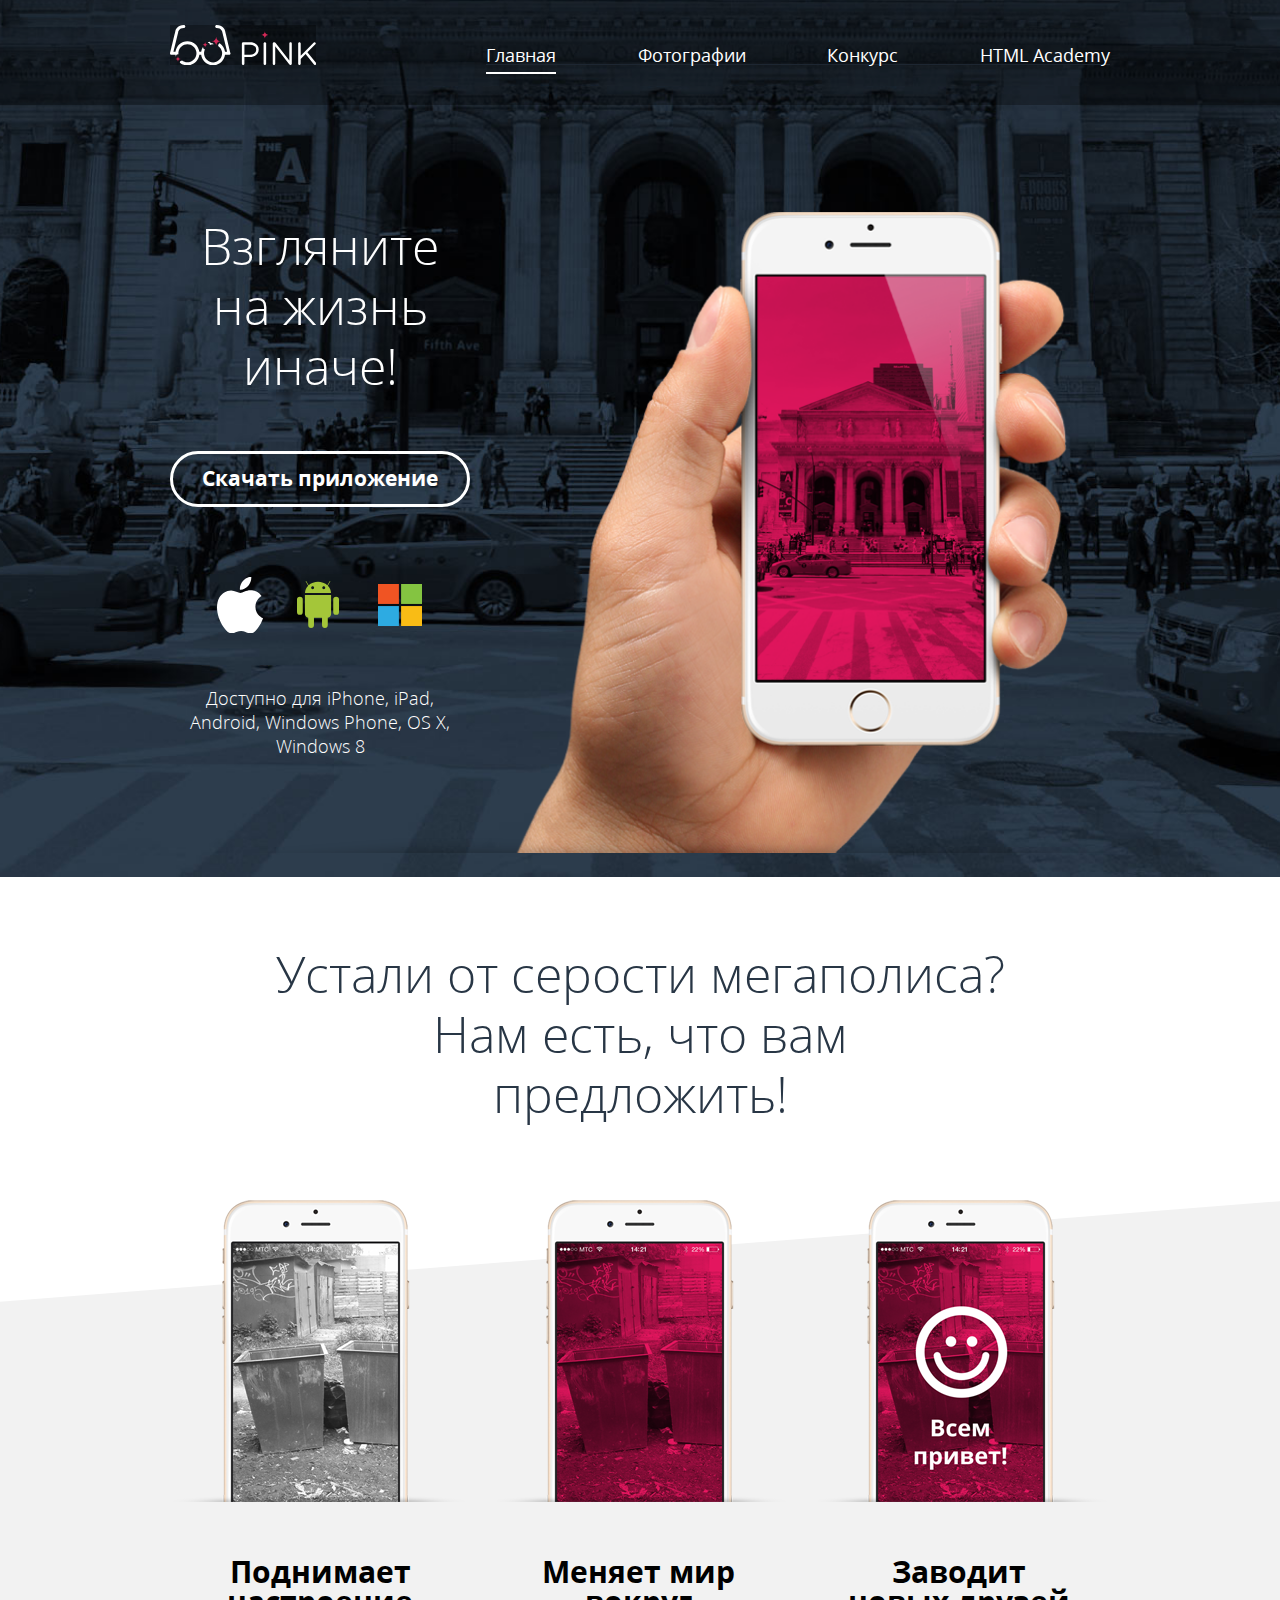
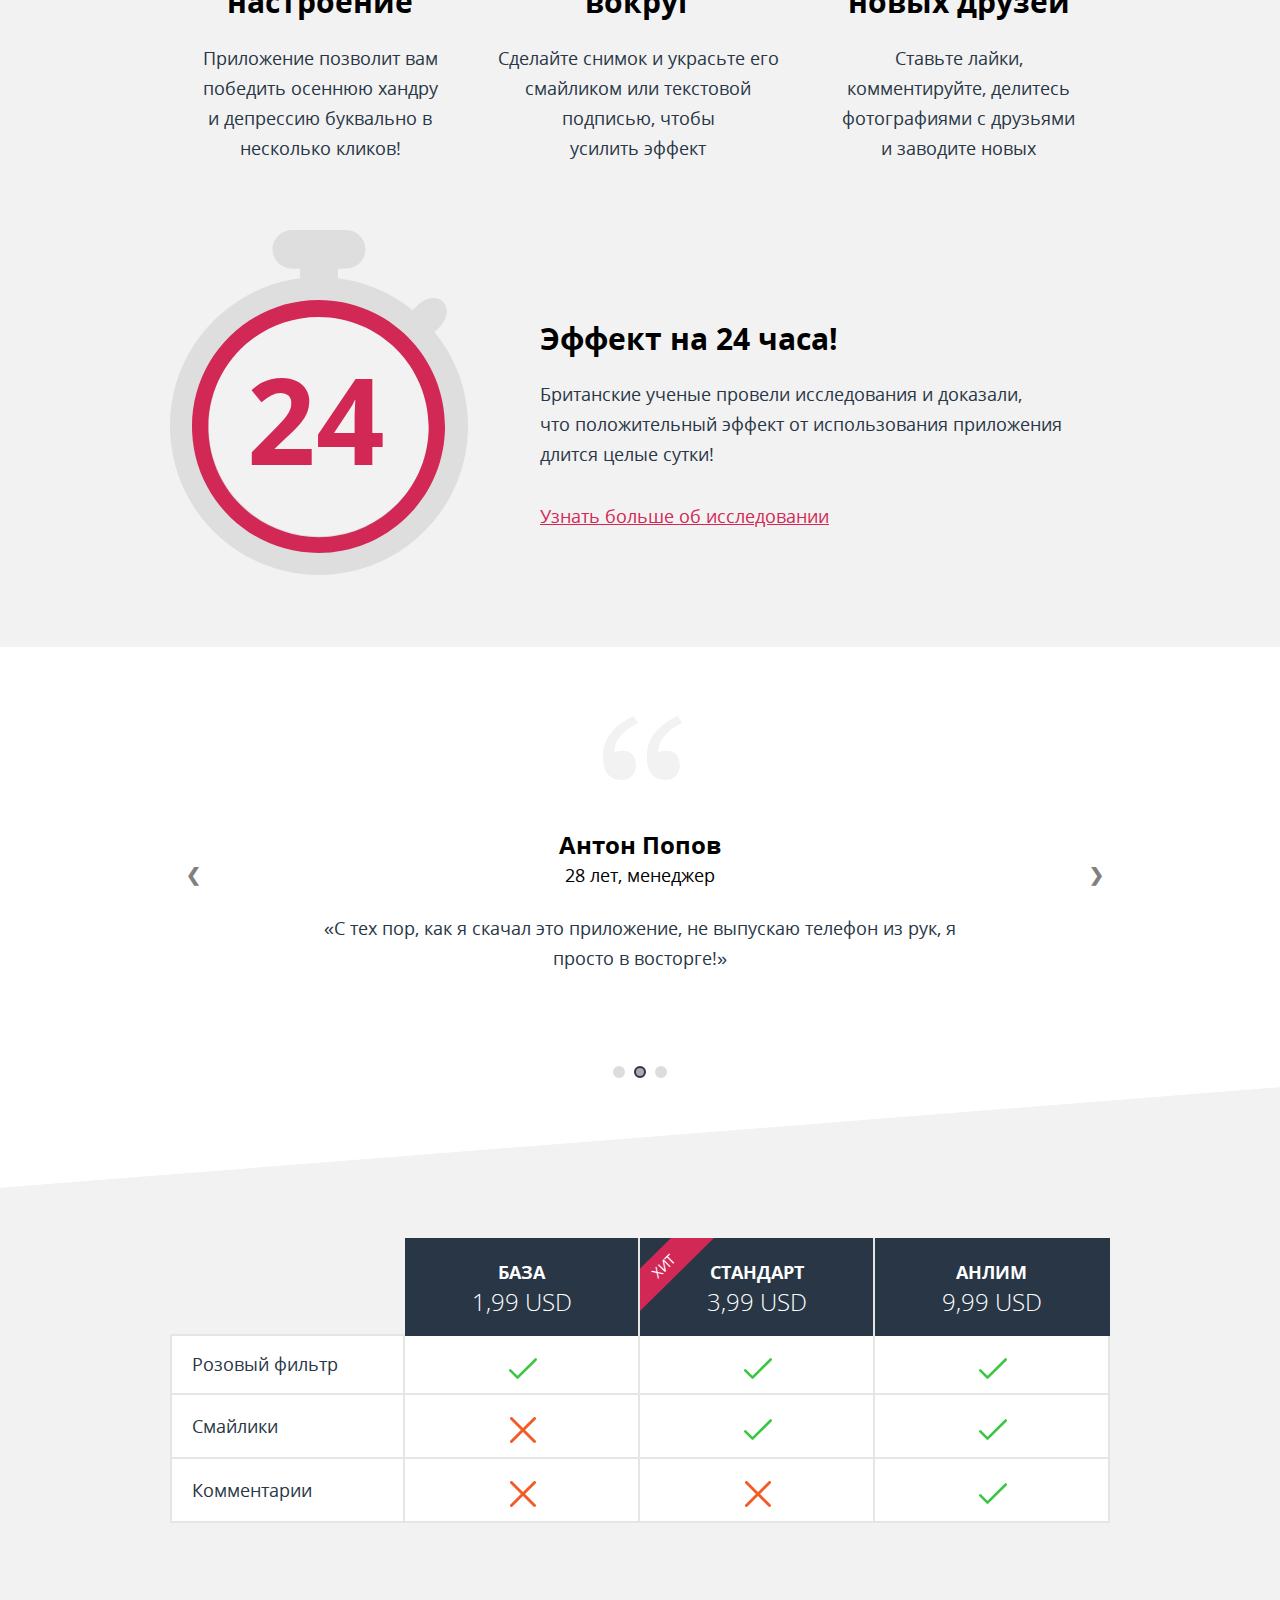
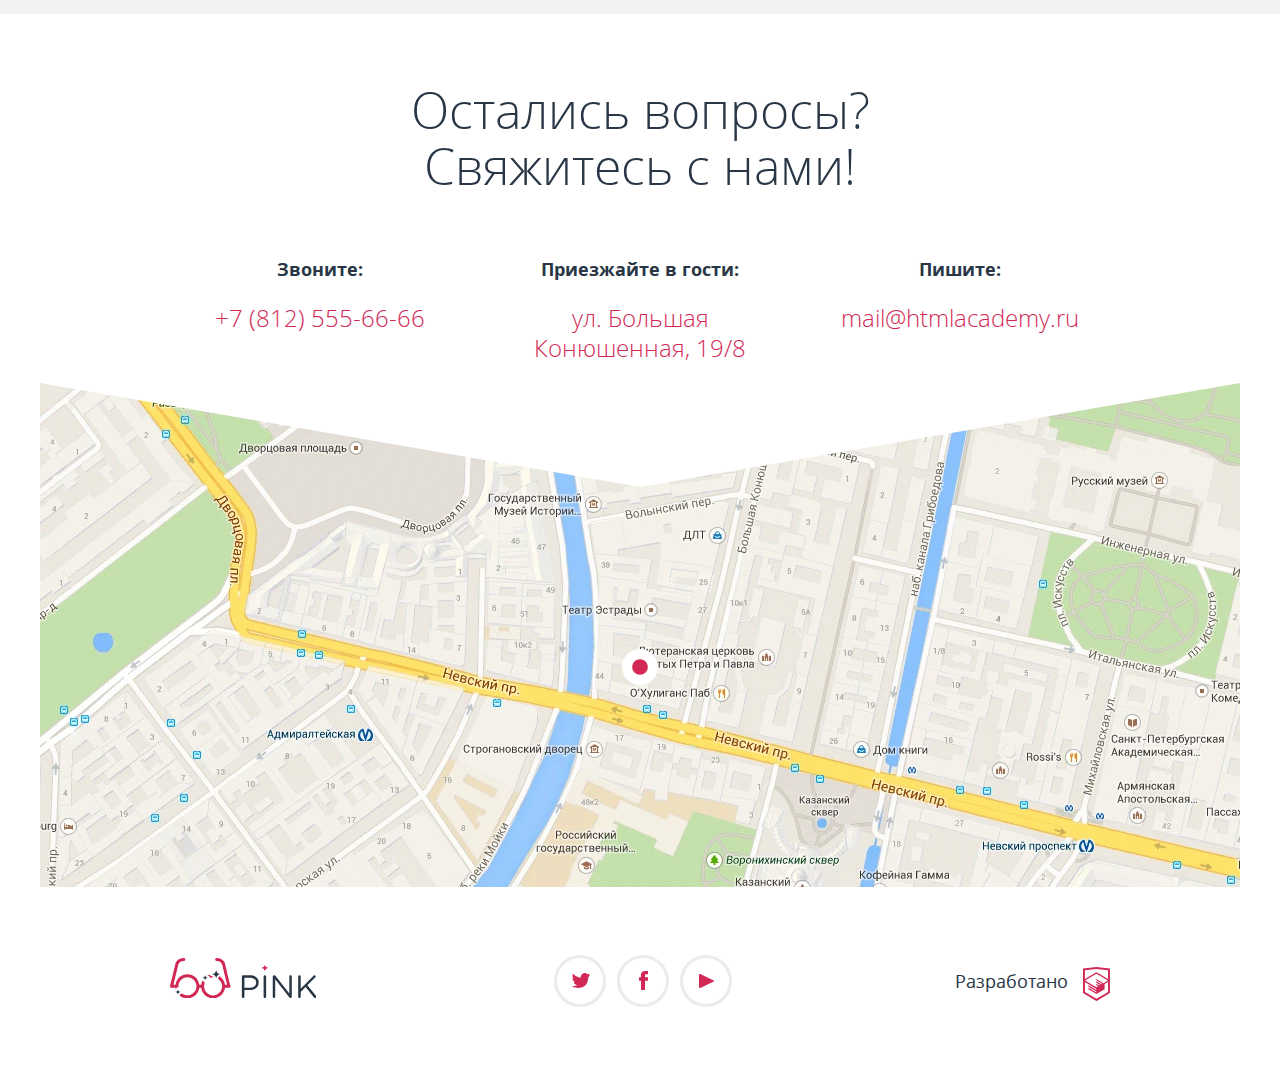
<file: index.html>
<!DOCTYPE html><html lang="ru"><head><meta charset="utf-8"><meta name="viewport" content="width=device-width,initial-scale=1"><meta http-equiv="x-ua-compatible" content="ie=edge"><title>Пинк(Главная)</title><link rel="preload" href="fonts/opensans.woff2" as="font" crossorigin="anonymous"><link rel="preload" href="fonts/opensansbold.woff2" as="font" crossorigin="anonymous"><link rel="preload" href="fonts/opensanslight.woff2" as="font" crossorigin="anonymous"><link href="css/style.min.css" rel="stylesheet"></head><body class="page-body"><div style="display: none"><include src="build/img/sprite.svg"></include></div><header class="page-header"><div class="page-header__container"><div class="page-header__top page-header__top--opened page-header__top--nojs"><a class="page-header__logo" aria-label="логотип"><svg class="page-header__logo-svg page-header__logo-svg--mobile" width="74.426px" height="22.859px"><use xlink:href="img/sprite.svg#logo-pink-white-mobile"></use></svg> <svg class="page-header__logo-svg page-header__logo-svg--tablet" width="146.3px" height="40.375px"><use xlink:href="img/sprite.svg#logo-pink-white-tablet"></use></svg> <svg class="page-header__logo-svg page-header__logo-svg--desktop" width="146.3px" height="40.375px"><use xlink:href="img/sprite.svg#logo-pink-white-desktop"></use></svg> </a><button class="page-header__button" aria-label="открыть меню/закрыть меню"><svg class="page-header__button-burger" width="49.945px" height="24.007px"><use xlink:href="img/sprite.svg#icon-menu-burger"></use></svg> <svg class="page-header__button-cross" width="23.867px" height="23.867px"><use xlink:href="img/sprite.svg#icon-menu-cross"></use></svg></button></div><nav class="main-nav"><ul class="main-nav__list site-list"><li><a class="site-list__item site-list__item--current">Главная</a></li><li><a class="site-list__item" href="foto.html">Фотографии</a></li><li><a class="site-list__item" href="form.html">Конкурс</a></li><li><a class="site-list__item" href="https://htmlacademy.ru/intensive/adaptive">HTML academy</a></li></ul></nav></div></header><main><section class="promo"><h2 class="visually-hidden">Промо приложения</h2><div class="promo__container"><div class="download"><div class="download__container"><p class="download__text">Взгляните на жизнь иначе!</p><a class="download__button" href="https://www.apple.com/ru/itunes/" target="blanc">Скачать приложение</a><ul class="download__list"><li><a class="download__link download--ios" href="https://www.apple.com/ru/itunes/" target="blanc" aria-label="ios"></a></li><li><a class="download__link download--android" href="https://play.google.com/" target="blanc" aria-label="android"></a></li><li><a class="download__link download--microsoft" href="https://www.microsoft.com/ru-ru/" target="blanc" aria-label="microsoft"></a></li></ul><p class="download__description">Доступно для iPhone, iPad, Android, Windows&nbsp;Phone, OS X, Windows 8</p></div></div></div></section><h1 class="visually-hidden">Pink - мобильное приложение, для обработки фотографий</h1><section class="questions"><div class="questions__container"><h2 class="visually-hidden">Вопросы пользователю</h2><p class="questions__text">Устали от серости мегаполиса?</p><p class="questions__text">Нам есть, что вам предложить!</p></div></section><section class="features"><div class="features__container"><h2 class="visually-hidden">Описание приложения</h2><ul class="features__list"><li class="features__list-item"><h3 class="features__title">Поднимает настроение</h3><p class="features__description">Приложение позволит вам победить осеннюю хандру и&nbsp;депрессию буквально в несколько&nbsp;кликов!</p></li><li class="features__list-item"><h3 class="features__title">Меняет мир вокруг</h3><p class="features__description">Сделайте снимок и украсьте&nbsp;его смайликом или&nbsp;текстовой подписью, чтобы усилить&nbsp;эффект</p></li><li class="features__list-item"><h3 class="features__title">Заводит новых&nbsp;друзей</h3><p class="features__description">Ставьте лайки, комментируйте, делитесь фотографиями с друзьями и заводите новых</p></li></ul></div></section><section class="research"><div class="research__container"><div class="research__timer"><span class="research__timer-text">24</span></div><div class="research__info"><h2 class="visually-hidden">Исследования ученых</h2><b class="research__lead">Эффект на&nbsp;24&nbsp;часа!</b><p class="research__description">Британские ученые провели исследования и&nbsp;доказали, что&nbsp;положительный эффект от&nbsp;использования приложения длится целые сутки!</p><a class="research__link" href="#">Узнать больше об исследовании</a></div></div></section><section class="reviews"><div class="reviews__container slider"><div class="reviews__item slider__item"><div class="reviews__author"><cite class="reviews__author-name">Николай Петров</cite> <i class="reviews__author-info">25 лет, водитель трамвая</i></div><p class="reviews__text">«Это приложение перевернуло мой мир и позволило по-новому взглянуть на привычные серые вещи! А еще я познакомился со своей будущей женой в комментариях к выложенной фотографии!»</p></div><div class="reviews__item slider__item"><div class="reviews__author"><cite class="reviews__author-name">Антон Попов</cite> <i class="reviews__author-info">28 лет, менеджер</i></div><p class="reviews__text">«С тех пор, как я скачал это приложение, не выпускаю телефон из рук, я просто в восторге!»</p></div><div class="reviews__item slider__item"><div class="reviews__author"><cite class="reviews__author-name">Татьяна Корнеева</cite> <i class="reviews__author-info">33 года, директор компании</i></div><p class="reviews__text">«Заставила установить Pink! всех сотрудников в моей организации, с тех пор кислых лиц стало намного меньше!»</p></div><a class="slider__prev" onclick="minusSlide()">&#10094;</a> <a class="slider__next" onclick="plusSlide()">&#10095;</a></div><div class="slider__dots"><span class="slider__dots-item" onclick="currentSlide(1)"></span> <span class="slider__dots-item" onclick="currentSlide(2)"></span> <span class="slider__dots-item" onclick="currentSlide(3)"></span></div></section><section class="prices"><div class="prices__container slider"><h2 class="visually-hidden">Цены за приложение</h2><input class="visually-hidden" type="radio" id="product-1" name="toggle"> <input class="visually-hidden" type="radio" id="product-2" name="toggle" checked="checked"> <input class="visually-hidden" type="radio" id="product-3" name="toggle"><table class="table-price price-table"><thead><tr><th class="table-price__header"></th><th class="table-price__header"><span class="table-price__license-type">База</span> <span class="table-price__license-price">1,99 USD</span></th><th class="table-price__header table-price__header--hit" data-hit-text="Хит"><span class="table-price__license-type">Стандарт</span> <span class="table-price__license-price">3,99 USD</span></th><th class="table-price__header"><span class="table-price__license-type">Анлим</span> <span class="table-price__license-price">9,99 USD</span></th></tr></thead><tbody><tr><td class="table-price__cell">Розовый фильтр</td><td class="table-price__cell"><div class="table-price__feature" data-feature-name="Розовый фильтр"><span class="table-price__feature-value table-price__feature-value--true"><span class="visually-hidden">Да</span></span></div></td><td class="table-price__cell"><div class="table-price__feature" data-feature-name="Розовый фильтр"><span class="table-price__feature-value table-price__feature-value--true"><span class="visually-hidden">Да</span></span></div></td><td class="table-price__cell"><div class="table-price__feature" data-feature-name="Розовый фильтр"><span class="table-price__feature-value table-price__feature-value--true"><span class="visually-hidden">Да</span></span></div></td></tr><tr><td class="table-price__cell">Смайлики</td><td class="table-price__cell"><div class="table-price__feature" data-feature-name="Смайлики"><span class="table-price__feature-value table-price__feature-value--false"><span class="visually-hidden">Нет</span></span></div></td><td class="table-price__cell"><div class="table-price__feature" data-feature-name="Смайлики"><span class="table-price__feature-value table-price__feature-value--true"><span class="visually-hidden">Да</span></span></div></td><td class="table-price__cell"><div class="table-price__feature" data-feature-name="Смайлики"><span class="table-price__feature-value table-price__feature-value--true"><span class="visually-hidden">Да</span></span></div></td></tr><tr><td class="table-price__cell">Комментарии</td><td class="table-price__cell"><div class="table-price__feature" data-feature-name="Комментарии"><span class="table-price__feature-value table-price__feature-value--false"><span class="visually-hidden">Нет</span></span></div></td><td class="table-price__cell"><div class="table-price__feature" data-feature-name="Комментарии"><span class="table-price__feature-value table-price__feature-value--false"><span class="visually-hidden">Нет</span></span></div></td><td class="table-price__cell"><div class="table-price__feature" data-feature-name="Комментарии"><span class="table-price__feature-value table-price__feature-value--true"><span class="visually-hidden">Да</span></span></div></td></tr></tbody></table><div class="prices__toggles"><label class="prices__toggles-item" for="product-1" aria-label="Первый"></label> <label class="prices__toggles-item" for="product-2" aria-label="Первый"></label> <label class="prices__toggles-item" for="product-3" aria-label="Первый"></label></div></div></section><section class="contacts"><div class="contacts___container"><h2 class="visually-hidden">Наши контакты</h2><p class="contacts__message">Остались вопросы? Свяжитесь с нами!</p><ul class="contacts__list"><li class="contacts__item"><p class="contacts__title">Звоните:</p><a class="contacts__tel" href="tel:+7(812)555-66-66">+7 (812) 555-66-66</a></li><li class="contacts__item contacts__item--order"><p class="contacts__title">Пишите:</p><a class="contacts__email" href="mailto:mail@htmlacademy.ru">mail@htmlacademy.ru</a></li><li class="contacts__item"><p class="contacts__title">Приезжайте в гости:</p><address class="contacts__address">ул. Большая Конюшенная, 19/8</address></li></ul></div></section><section class="map"><h2 class="visually-hidden">Схема проезда</h2><picture><source type="image/webp" media="(min-width: 960px)" srcset="img/bg-map-desktop@1x.webp, img/bg-map-desktop@2x.webp 2x"><source type="image/webp" media="(min-width: 660px)" srcset="img/bg-map-tablet@1x.webp, img/bg-map-tablet@2x.webp 2x"><source type="image/webp" srcset="img/bg-map-mobile@1x.webp, img/bg-map-mobile@2x.webp 2x"><source media="(min-width: 960px)" srcset="img/bg-map-desktop@1x.jpg, img/bg-map-desktop@2x.jpg 2x"><source media="(min-width: 660px)" srcset="img/bg-map-tablet@1x.jpg, img/bg-map-tablet@2x.jpg 2x"><img class="map__image" src="img/bg-map-mobile@1x.jpg" srcset="img/bg-map-mobile@2x.jpg 2x" alt="Схема проезда"></picture><div class="map__marker"></div><div class="map__interactive" id="map"></div></section></main><footer class="page-footer page-footer--index"><div class="page-footer__container"><a class="page-footer__logo" aria-label="логотип"><svg class="page-footer__logo-svg page-footer__logo-svg--nodesktop" width="146.3px" height="40.375px"><use xlink:href="img/sprite.svg#logo-pink-blue-mobile"></use></svg> <svg class="page-footer__logo-svg page-footer__logo-svg--desktop" width="146.3px" height="40.375px"><use xlink:href="img/sprite.svg#logo-pink-blue-desktop"></use></svg></a><ul class="page-footer__social-list"><li><a class="page-footer__social page-footer__social--tw" href="#" aria-label="twitter"></a></li><li><a class="page-footer__social page-footer__social--fb" href="#" aria-label="facebook"></a></li><li><a class="page-footer__social page-footer__social--pm" href="#" aria-label="play-market"></a></li></ul><div class="page-footer__developers"><p class="page-footer__developers-text">Разработано</p><a class="page-footer__developers-link" href="https://htmlacademy.ru/intensive/adaptive" aria-label="логотип компании разработчика"><svg class="page-footer__developers-svg" width="26.943px" height="34.09px"><use xlink:href="img/sprite.svg#logo-htmlacademy"></use></svg></a></div></div></footer><script src="js/script.js"></script><script src="js/picturefill.min.js"></script><script src="js/svg4everybody.min.js"></script><script>svg4everybody();</script><script src="https://api-maps.yandex.ru/2.1/?apikey=4f5bc45d-a179-493c-ac12-24272700190e&lang=ru_RU" type="text/javascript"></script><script src="js/api-map.js"></script></body></html>
</file>
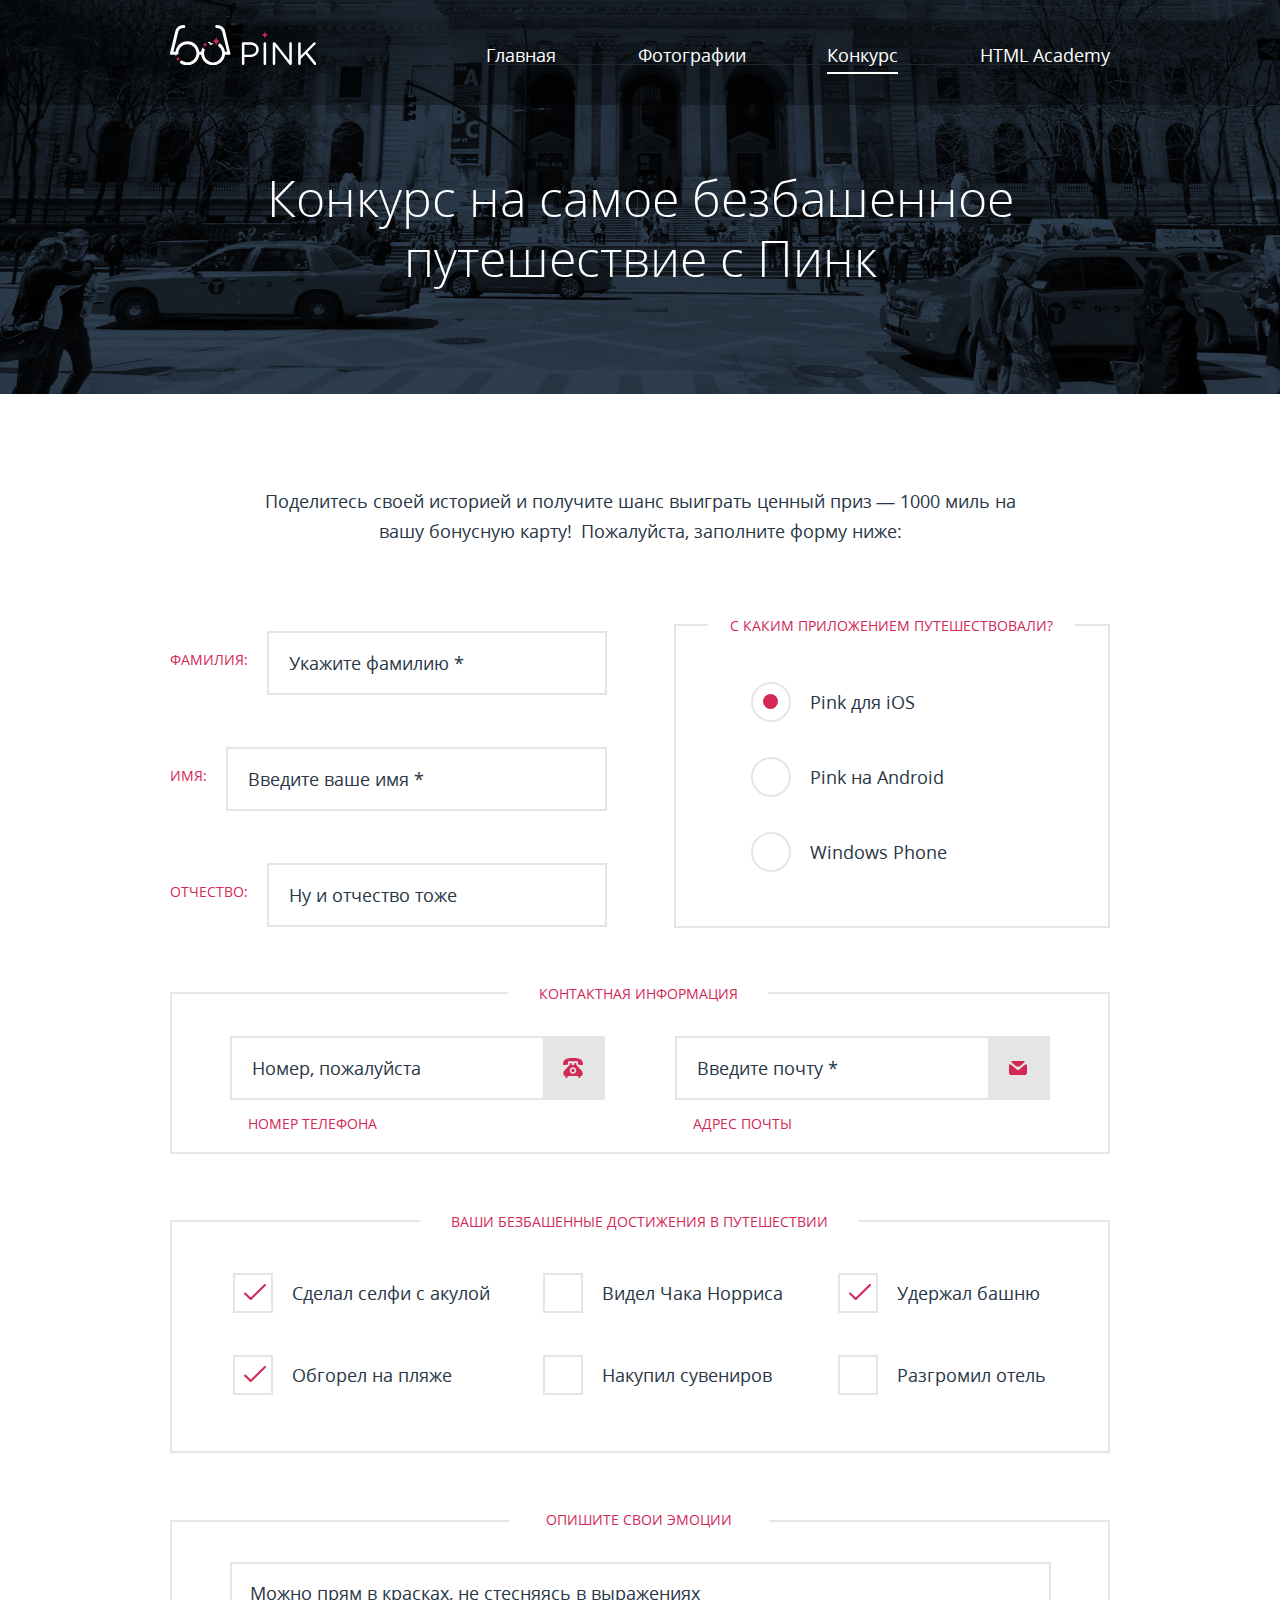
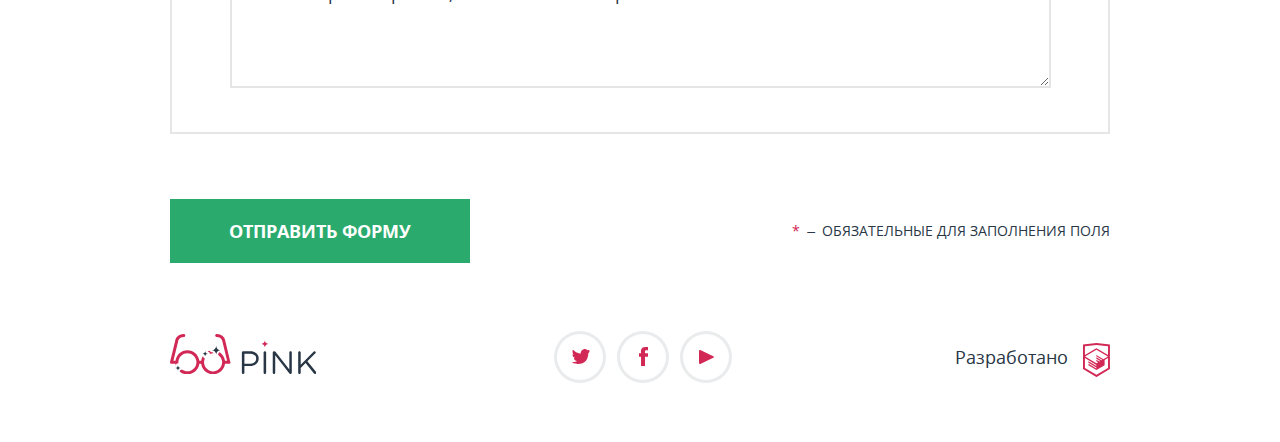
<file: form.html>
<!DOCTYPE html><html lang="ru"><head><meta charset="utf-8"><meta name="viewport" content="width=device-width,initial-scale=1"><meta http-equiv="x-ua-compatible" content="ie=edge"><title>Пинк(Форма)</title><link rel="preload" href="fonts/opensans.woff2" as="font" crossorigin="anonymous"><link rel="preload" href="fonts/opensansbold.woff2" as="font" crossorigin="anonymous"><link rel="preload" href="fonts/opensanslight.woff2" as="font" crossorigin="anonymous"><link href="css/style.min.css" rel="stylesheet"></head><body class="page-body"><div style="display: none"><include src="build/img/sprite.svg"></include></div><header class="page-header"><div class="page-header__container"><div class="page-header__top page-header__top--opened page-header__top--nojs"><a class="page-header__logo" href="index.html" aria-label="логотип"><svg class="page-header__logo-svg page-header__logo-svg--mobile" width="74.426px" height="22.859px"><use xlink:href="img/sprite.svg#logo-pink-white-mobile"></use></svg> <svg class="page-header__logo-svg page-header__logo-svg--tablet" width="146.3px" height="40.375px"><use xlink:href="img/sprite.svg#logo-pink-white-tablet"></use></svg> <svg class="page-header__logo-svg page-header__logo-svg--desktop" width="146.3px" height="40.375px"><use xlink:href="img/sprite.svg#logo-pink-white-desktop"></use></svg> </a><button class="page-header__button" aria-label="открыть меню/закрыть меню"><svg class="page-header__button-burger" width="49.945px" height="24.007px"><use xlink:href="img/sprite.svg#icon-menu-burger"></use></svg> <svg class="page-header__button-cross" width="23.867px" height="23.867px"><use xlink:href="img/sprite.svg#icon-menu-cross"></use></svg></button></div><nav class="main-nav"><ul class="main-nav__list site-list"><li><a class="site-list__item" href="index.html">Главная</a></li><li><a class="site-list__item" href="foto.html">Фотографии</a></li><li><a class="site-list__item site-list__item--current">Конкурс</a></li><li><a class="site-list__item" href="https://htmlacademy.ru/intensive/adaptive">HTML academy</a></li></ul></nav></div></header><main><section class="page-title"><div class="page-title__container page-title__container-form"><h1 class="page-title__text page-title__text--form">Конкурс на самое безбашенное путешествие с Пинк</h1></div></section><section class="form"><h2 class="visually-hidden">Форма для конкурса Pink</h2><div class="form__top-container"><p class="form__message">Поделитесь своей историей и получите шанс выиграть ценный приз — 1000 миль на вашу бонусную карту!&ensp;<span>Пожалуйста, заполните форму ниже:</span></p></div><form class="form__wrapper" action="https://echo.htmlacademy.ru/" method="post"><fieldset class="user-name"><div class="user-name__container"><ul class="user-name__list"><li class="user-name__list-item"><label class="user-name__label" for="surname">Фамилия:</label> <input class="user-name__input user-name__input--surname" type="text" name="surname" id="surname" placeholder="Укажите фамилию *"></li><li class="user-name__list-item"><label class="user-name__label" for="name">Имя:</label> <input class="user-name__input user-name__input--name" type="text" name="name" id="name" placeholder="Введите ваше имя *"></li><li class="user-name__list-item"><label class="user-name__label" for="patronymic">Отчество:</label> <input class="user-name__input user-name__input--patronymic" type="text" name="patronymic" id="patronymic" placeholder="Ну и отчество тоже"></li></ul></div></fieldset><div class="user-trips"><div class="user-trips__container"><fieldset class="user-trips__fieldset"><legend class="user-trips__legend">Ваши безбашенные достижения в путешествии</legend><ul class="user-trips__list"><li class="user-trips__item"><label class="user-trips__label"><input class="user-trips__input visually-hidden" type="checkbox" name="shark" id="shark" checked="checked"> Сделал селфи с акулой <span class="user-trips__checkbox-indicator"></span></label></li><li class="user-trips__item"><label class="user-trips__label"><input class="user-trips__input visually-hidden" type="checkbox" name="burn" id="burn" checked="checked"> Обгорел на пляже <span class="user-trips__checkbox-indicator"></span></label></li><li class="user-trips__item"><label class="user-trips__label"><input class="user-trips__input visually-hidden" type="checkbox" name="norris" id="norris"> Видел Чака Норриса <span class="user-trips__checkbox-indicator"></span></label></li><li class="user-trips__item"><label class="user-trips__label"><input class="user-trips__input visually-hidden" type="checkbox" name="souvenirs" id="souvenirs"> Накупил сувениров <span class="user-trips__checkbox-indicator"></span></label></li><li class="user-trips__item"><label class="user-trips__label"><input class="user-trips__input visually-hidden" type="checkbox" name="tower" id="tower" checked="checked"> Удержал башню <span class="user-trips__checkbox-indicator"></span></label></li><li class="user-trips__item"><label class="user-trips__label"><input class="user-trips__input visually-hidden" type="checkbox" name="crash" id="crash"> Разгромил отель <span class="user-trips__checkbox-indicator"></span></label></li></ul></fieldset></div></div><div class="user-contacts"><div class="user-contacts__container"><fieldset class="user-contacts__fieldset"><legend class="user-contacts__legend">Контактная информация</legend><ul class="user-contacts__list"><li class="user-contacts__item user-contacts__item--phone"><label class="user-contacts__label" for="tel">Номер телефона</label> <input class="user-contacts__input" type="tel" name="tel" id="tel" placeholder="Номер, пожалуйста"></li><li class="user-contacts__item user-contacts__item--email"><label class="user-contacts__label" for="email">Адрес почты</label> <input class="user-contacts__input" type="email" name="email" id="email" placeholder="Введите почту *"></li></ul></fieldset></div></div><div class="user-app"><div class="user-app__container"><fieldset class="user-app__fieldset"><legend class="user-app__legend">С каким приложением путешествовали?</legend><ul class="user-app__list"><li class="user-app__item"><label class="user-app__label"><input class="user-app__input visually-hidden" type="radio" name="app-source" id="ios" checked="checked"> Pink для iOS <span class="user-app__radio-indicator"></span></label></li><li class="user-app__item"><label class="user-app__label"><input class="user-app__input visually-hidden" type="radio" name="app-source" id="android"> Pink на Android <span class="user-app__radio-indicator"></span></label></li><li class="user-app__item"><label class="user-app__label"><input class="user-app__input visually-hidden" type="radio" name="app-source" id="windows-phone"> Windows Phone <span class="user-app__radio-indicator"></span></label></li></ul></fieldset></div></div><div class="user-emotions"><div class="user-emotions__container"><div class="user-emotions__field"><label class="user-emotions__label" for="emo">Опишите свои эмоции</label> <textarea class="user-emotions__textarea" name="emo" id="emo" placeholder="Можно прям в красках, не стесняясь в выражениях"></textarea></div></div></div><div class="form__bottom-container"><button class="form__button" type="submit">Отправить форму</button> <small class="form__required-message"><i class="form__required-mark">*&ensp;</i>&ndash;&ensp;Обязательные <span>для заполнения</span> поля</small></div></form></section></main><footer class="page-footer"><div class="page-footer__container"><a class="page-footer__logo" href="index.html" aria-label="логотип"><svg class="page-footer__logo-svg page-footer__logo-svg--nodesktop" width="146.3px" height="40.375px"><use xlink:href="img/sprite.svg#logo-pink-blue-mobile"></use></svg> <svg class="page-footer__logo-svg page-footer__logo-svg--desktop" width="146.3px" height="40.375px"><use xlink:href="img/sprite.svg#logo-pink-blue-desktop"></use></svg></a><ul class="page-footer__social-list"><li><a class="page-footer__social page-footer__social--tw" href="#" aria-label="twitter"></a></li><li><a class="page-footer__social page-footer__social--fb" href="#" aria-label="facebook"></a></li><li><a class="page-footer__social page-footer__social--pm" href="#" aria-label="play-market"></a></li></ul><div class="page-footer__developers"><p class="page-footer__developers-text">Разработано</p><a class="page-footer__developers-link" href="https://htmlacademy.ru/intensive/adaptive" aria-label="логотип компании разработчика"><svg class="page-footer__developers-svg" width="26.943px" height="34.09px"><use xlink:href="img/sprite.svg#logo-htmlacademy"></use></svg></a></div></div></footer><section class="modal-required"><h2 class="visually-hidden">Ошибка отправки формы</h2><div class="modal-required__container"><b class="modal-required__title">Что-то пошло не так!</b><p class="modal-required__message">Проверьте поля, выделенные красным, скорее всего вы забыли их заполнить</p></div><div class="modal-required__button-container"><button class="modal-required__button">ОК</button></div></section><section class="modal-accept"><h2 class="visually-hidden">Форма успешно отправлена</h2><div class="modal-accept__container"><b class="modal-accept__title">Ваша заявка отправлена</b><p class="modal-accept__message">Спасибо за ваше участие, ваша заявка уже поступила к нам. В ближайшее время мы рассмотрим ее и оповестим&nbsp;вас.</p></div><div class="modal-accept__button-container"><button class="modal-accept__button">Закрыть окно</button></div></section><script src="js/script.js"></script><script src="js/svg4everybody.min.js"></script><script>svg4everybody();</script></body></html>
</file>
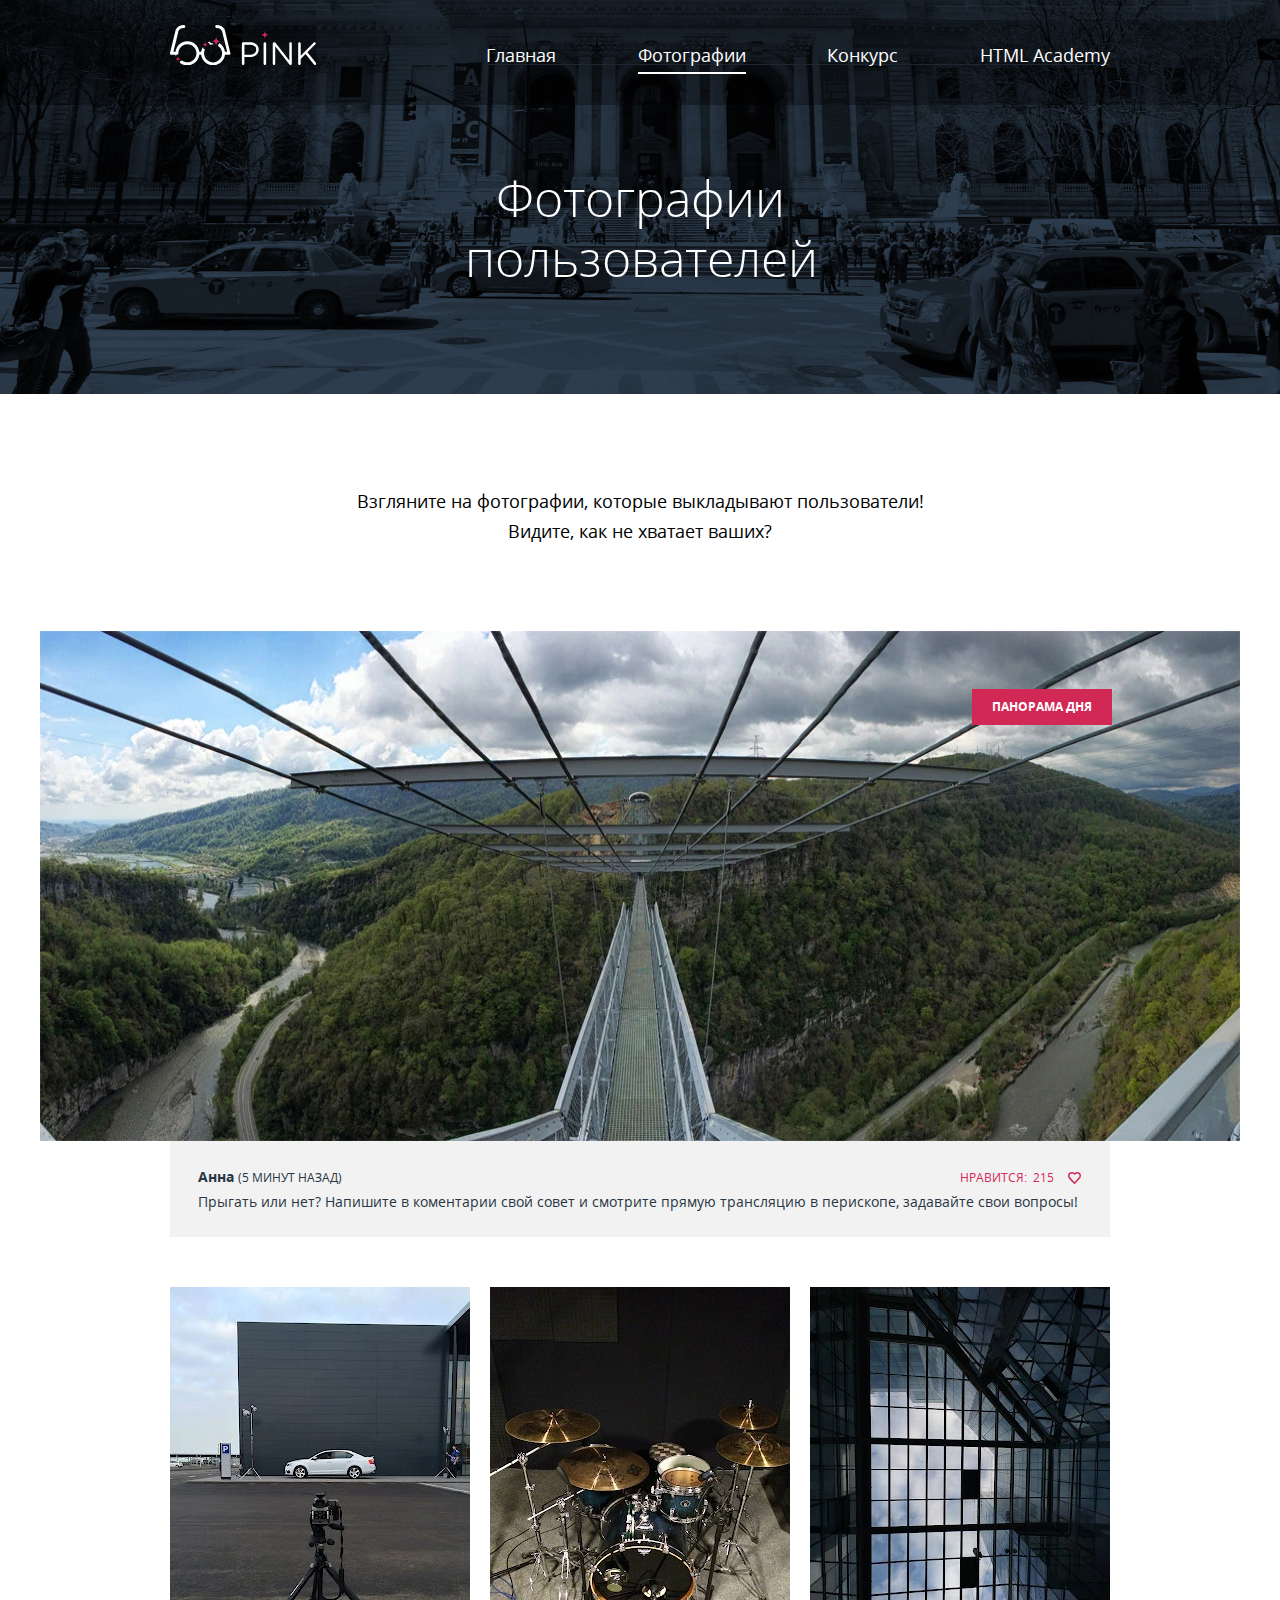
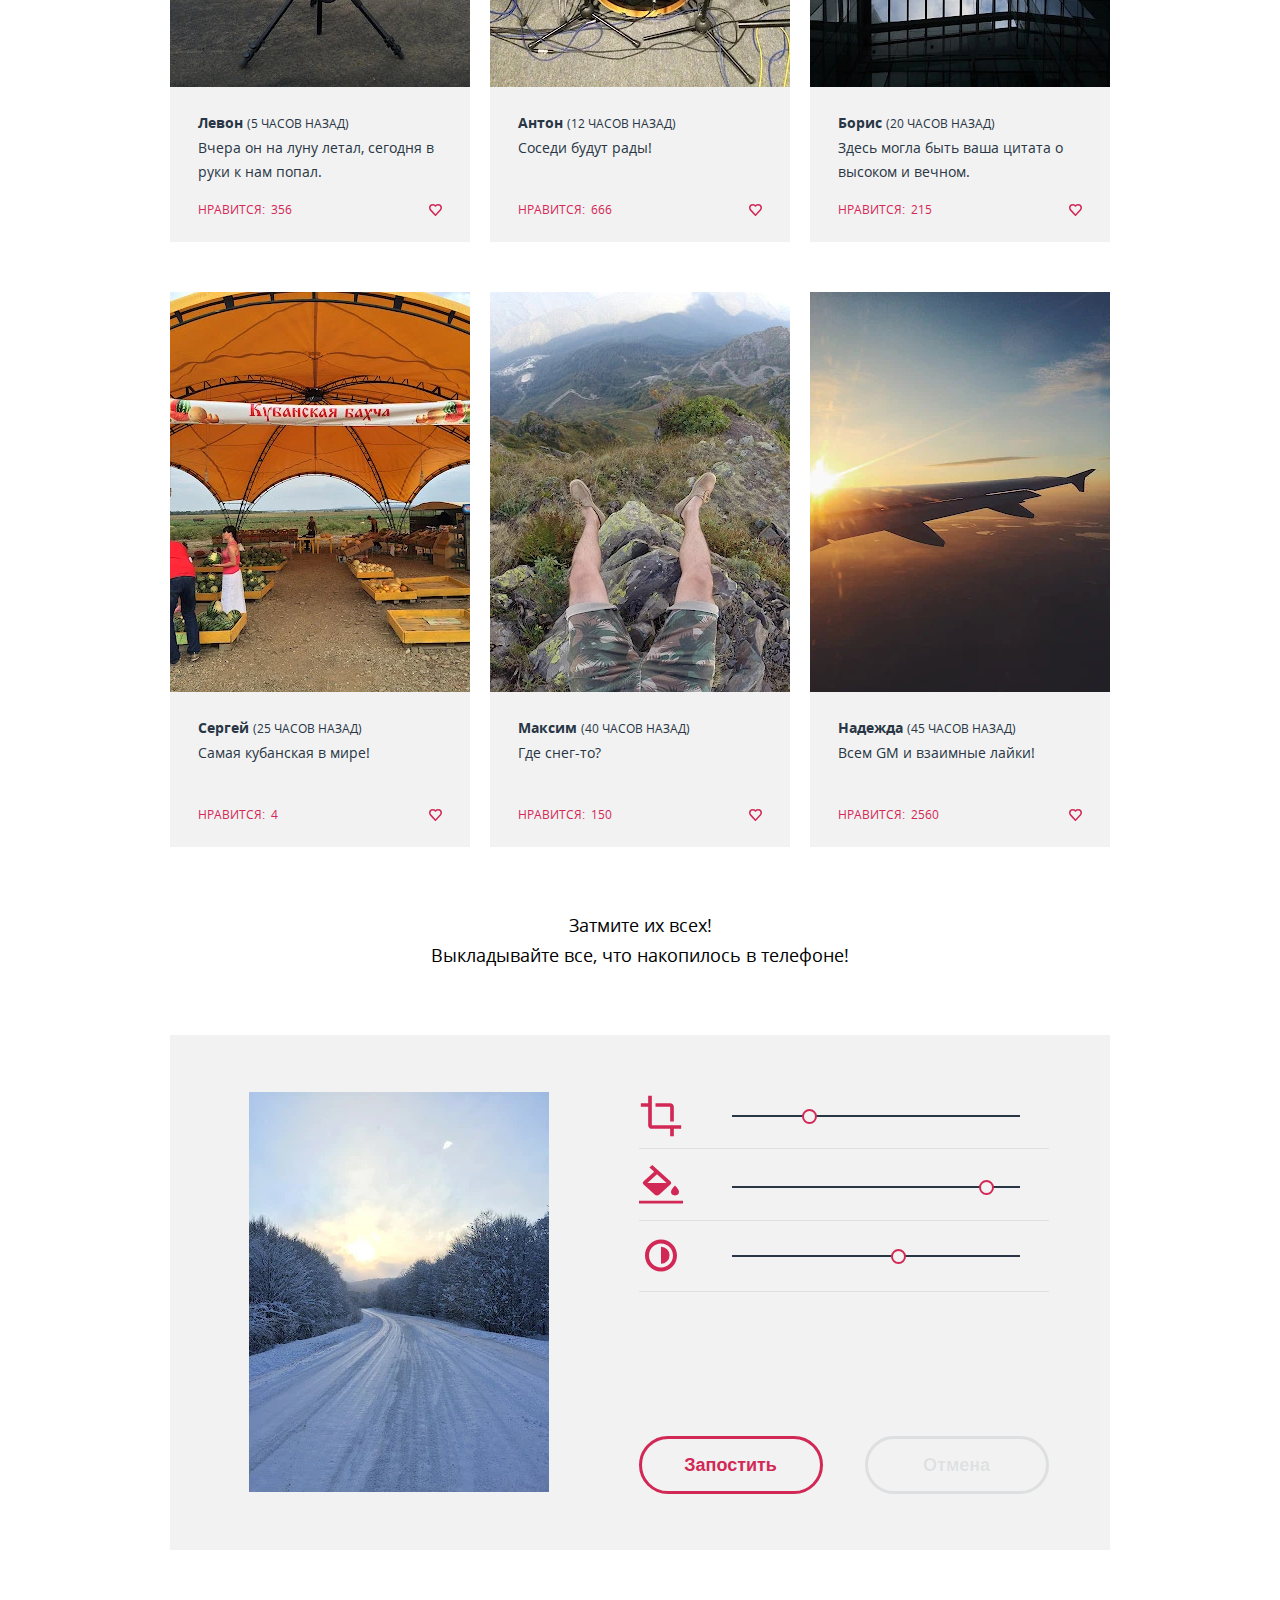
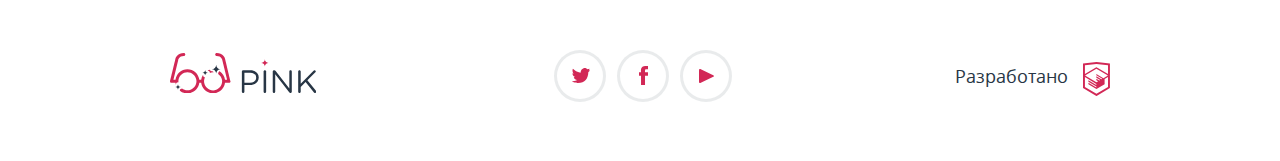
<file: foto.html>
<!DOCTYPE html><html lang="ru"><head><meta charset="utf-8"><meta name="viewport" content="width=device-width,initial-scale=1"><meta http-equiv="x-ua-compatible" content="ie=edge"><title>Пинк(Фотогалерея)</title><link rel="preload" href="fonts/opensans.woff2" as="font" crossorigin="anonymous"><link rel="preload" href="fonts/opensansbold.woff2" as="font" crossorigin="anonymous"><link rel="preload" href="fonts/opensanslight.woff2" as="font" crossorigin="anonymous"><link href="css/style.min.css" rel="stylesheet"></head><body class="page-body"><div style="display: none"><include src="build/img/sprite.svg"></include></div><header class="page-header"><div class="page-header__container"><div class="page-header__top page-header__top--opened page-header__top--nojs"><a class="page-header__logo" href="index.html" aria-label="логотип"><svg class="page-header__logo-svg page-header__logo-svg--mobile" width="74.426px" height="22.859px"><use xlink:href="img/sprite.svg#logo-pink-white-mobile"></use></svg> <svg class="page-header__logo-svg page-header__logo-svg--tablet" width="146.3px" height="40.375px"><use xlink:href="img/sprite.svg#logo-pink-white-tablet"></use></svg> <svg class="page-header__logo-svg page-header__logo-svg--desktop" width="146.3px" height="40.375px"><use xlink:href="img/sprite.svg#logo-pink-white-desktop"></use></svg> </a><button class="page-header__button" aria-label="открыть меню/закрыть меню"><svg class="page-header__button-burger" width="49.945px" height="24.007px"><use xlink:href="img/sprite.svg#icon-menu-burger"></use></svg> <svg class="page-header__button-cross" width="23.867px" height="23.867px"><use xlink:href="img/sprite.svg#icon-menu-cross"></use></svg></button></div><nav class="main-nav"><ul class="main-nav__list site-list"><li><a class="site-list__item" href="index.html">Главная</a></li><li><a class="site-list__item site-list__item--current">Фотографии</a></li><li><a class="site-list__item" href="form.html">Конкурс</a></li><li><a class="site-list__item" href="https://htmlacademy.ru/intensive/adaptive">HTML academy</a></li></ul></nav></div></header><main><section class="page-title"><div class="page-title__container"><h1 class="page-title__text">Фотографии пользователей</h1></div></section><section class="gallery"><h2 class="visually-hidden">Фотогалерея</h2><div class="gallery__message-top"><p class="gallery__message">Взгляните на фотографии, которые выкладывают пользователи! Видите,&nbsp;как&nbsp;не&nbsp;хватает&nbsp;ваших?</p></div><div class="gallery__foto gallery__foto--panorama"><a class="gallery__link gallery__link--panorama" href="#" data-panorama-text="ПАНОРАМА ДНЯ"><picture><source type="image/webp" media="(min-width: 960px)" srcset="img/panorama-desktop@1x.webp, img/panorama-desktop@2x.webp 2x"><source type="image/webp" media="(min-width: 660px)" srcset="img/panorama-tablet@1x.webp, img/panorama-tablet@2x.webp 2x"><source type="image/webp" srcset="img/panorama-mobile@1x.webp, img/panorama-mobile@2x.webp 2x"><source media="(min-width: 960px)" srcset="img/panorama-desktop@1x.jpg, img/panorama-desktop@2x.jpg 2x"><source media="(min-width: 660px)" srcset="img/panorama-tablet@1x.jpg, img/panorama-tablet@2x.jpg 2x"><img class="gallery__image gallery__image--panorama" src="img/panorama-mobile@1x.jpg" srcset="img/panorama-mobile@2x.jpg 2x" alt="Панорама дня"></picture></a><div class="gallery__blockquote-container"><blockquote class="gallery__blockquote gallery__blockquote--panorama"><div class="gallery__author"><cite class="gallery__author-name">Анна</cite> <time class="gallery__time" datetime="2019-04-22T12:00">(5 минут назад)</time><p class="gallery__text">Прыгать или нет? Напишите в коментарии свой совет и смотрите прямую трансляцию в перископе, задавайте свои вопросы!</p></div><div class="gallery__likes"><button class="gallery__likes-button" aria-label="поставить лайк"></button> <span class="gallery__likes-text">Нравится:&ensp;<span class="gallery__likes-count">215</span></span></div></blockquote></div></div><div class="gallery__container gallery__container--desktop"><div class="gallery__foto"><a class="gallery__link" href="#"><picture><source type="image/webp" media="(min-width: 960px)" srcset="img/photo-car-desktop@1x.webp, img/photo-car-desktop@2x.webp 2x"><source type="image/webp" media="(min-width: 660px)" srcset="img/photo-car-tablet@1x.webp, img/photo-car-tablet@2x.webp 2x"><source type="image/webp" srcset="img/photo-car-mobile@1x.webp, img/photo-car-mobile@2x.webp 2x"><source media="(min-width: 960px)" srcset="img/photo-car-desktop@1x.jpg, img/photo-car-desktop@2x.jpg 2x"><source media="(min-width: 660px)" srcset="img/photo-car-tablet@1x.jpg, img/photo-car-tablet@2x.jpg 2x"><img class="gallery__image" src="img/photo-car-mobile@1x.jpg" srcset="img/photo-car-mobile@2x.jpg 2x" alt="Фотография"></picture></a><blockquote class="gallery__blockquote"><div class="gallery__author"><cite class="gallery__author-name">Левон</cite> <time class="gallery__time" datetime="2019-04-22T12:00">(5 часов назад)</time><p class="gallery__text">Вчера он на луну летал, сегодня в руки к нам попал.</p></div><div class="gallery__likes"><button class="gallery__likes-button" aria-label="поставить лайк"></button> <span class="gallery__likes-text">Нравится:&ensp;<span class="gallery__likes-count">356</span></span></div></blockquote></div><div class="gallery__foto"><a class="gallery__link" href="#"><picture><source type="image/webp" media="(min-width: 960px)" srcset="img/photo-drumset-desktop@1x.webp, img/photo-drumset-desktop@2x.webp 2x"><source type="image/webp" media="(min-width: 660px)" srcset="img/photo-drumset-tablet@1x.webp, img/photo-drumset-tablet@2x.webp 2x"><source type="image/webp" srcset="img/photo-drumset-mobile@1x.webp, img/photo-drumset-mobile@2x.webp 2x"><source media="(min-width: 960px)" srcset="img/photo-drumset-desktop@1x.jpg, img/photo-drumset-desktop@2x.jpg 2x"><source media="(min-width: 660px)" srcset="img/photo-drumset-tablet@1x.jpg, img/photo-drumset-tablet@2x.jpg 2x"><img class="gallery__image" src="img/photo-drumset-mobile@1x.jpg" srcset="img/photo-drumset-mobile@2x.jpg 2x" alt="Фотография"></picture></a><blockquote class="gallery__blockquote"><div class="gallery__author"><cite class="gallery__author-name">Антон</cite> <time class="gallery__time" datetime="2019-04-22T12:00">(12 часов назад)</time><p class="gallery__text">Соседи будут рады!</p></div><div class="gallery__likes"><button class="gallery__likes-button" aria-label="поставить лайк"></button> <span class="gallery__likes-text">Нравится:&ensp;<span class="gallery__likes-count">666</span></span></div></blockquote></div><div class="gallery__foto"><a class="gallery__link" href="#"><picture><source type="image/webp" media="(min-width: 960px)" srcset="img/photo-window-desktop@1x.webp, img/photo-window-desktop@2x.webp 2x"><source type="image/webp" media="(min-width: 660px)" srcset="img/photo-window-tablet@1x.webp, img/photo-window-tablet@2x.webp 2x"><source type="image/webp" srcset="img/photo-window-mobile@1x.webp, img/photo-window-mobile@2x.webp 2x"><source media="(min-width: 960px)" srcset="img/photo-window-desktop@1x.jpg, img/photo-window-desktop@2x.jpg 2x"><source media="(min-width: 660px)" srcset="img/photo-window-tablet@1x.jpg, img/photo-window-tablet@2x.jpg 2x"><img class="gallery__image" src="img/photo-window-mobile@1x.jpg" srcset="img/photo-window-mobile@2x.jpg 2x" alt="Фотография"></picture></a><blockquote class="gallery__blockquote"><div class="gallery__author"><cite class="gallery__author-name">Борис</cite> <time class="gallery__time" datetime="2019-04-22T12:00">(20 часов назад)</time><p class="gallery__text">Здесь могла быть ваша цитата о высоком и вечном.</p></div><div class="gallery__likes"><button class="gallery__likes-button" aria-label="поставить лайк"></button> <span class="gallery__likes-text">Нравится:&ensp;<span class="gallery__likes-count">215</span></span></div></blockquote></div><div class="gallery__foto"><a class="gallery__link" href="#"><picture><source type="image/webp" media="(min-width: 960px)" srcset="img/photo-fair-desktop@1x.webp, img/photo-fair-desktop@2x.webp 2x"><source type="image/webp" media="(min-width: 660px)" srcset="img/photo-fair-tablet@1x.webp, img/photo-fair-tablet@2x.webp 2x"><source type="image/webp" srcset="img/photo-fair-mobile@1x.webp, img/photo-fair-mobile@2x.webp 2x"><source media="(min-width: 960px)" srcset="img/photo-fair-desktop@1x.jpg, img/photo-fair-desktop@2x.jpg 2x"><source media="(min-width: 660px)" srcset="img/photo-fair-tablet@1x.jpg, img/photo-fair-tablet@2x.jpg 2x"><img class="gallery__image" src="img/photo-fair-mobile@1x.jpg" srcset="img/photo-fair-mobile@2x.jpg 2x" alt="Фотография"></picture></a><blockquote class="gallery__blockquote"><div class="gallery__author"><cite class="gallery__author-name">Сергей</cite> <time class="gallery__time" datetime="2019-04-22T12:00">(25 часов назад)</time><p class="gallery__text">Самая кубанская в мире!</p></div><div class="gallery__likes"><button class="gallery__likes-button" aria-label="поставить лайк"></button> <span class="gallery__likes-text">Нравится:&ensp;<span class="gallery__likes-count">4</span></span></div></blockquote></div><div class="gallery__foto"><a class="gallery__link" href="#"><picture><source type="image/webp" media="(min-width: 960px)" srcset="img/photo-pov-desktop@1x.webp, img/photo-pov-desktop@2x.webp 2x"><source type="image/webp" media="(min-width: 660px)" srcset="img/photo-pov-tablet@1x.webp, img/photo-pov-tablet@2x.webp 2x"><source type="image/webp" srcset="img/photo-pov-mobile@1x.webp, img/photo-pov-mobile@2x.webp 2x"><source media="(min-width: 960px)" srcset="img/photo-pov-desktop@1x.jpg, img/photo-pov-desktop@2x.jpg 2x"><source media="(min-width: 660px)" srcset="img/photo-pov-tablet@1x.jpg, img/photo-pov-tablet@2x.jpg 2x"><img class="gallery__image" src="img/photo-pov-mobile@1x.jpg" srcset="img/photo-pov-mobile@2x.jpg 2x" alt="Фотография"></picture></a><blockquote class="gallery__blockquote"><div class="gallery__author"><cite class="gallery__author-name">Максим</cite> <time class="gallery__time" datetime="2019-04-22T12:00">(40 часов назад)</time><p class="gallery__text">Где снег-то?</p></div><div class="gallery__likes"><button class="gallery__likes-button" aria-label="поставить лайк"></button> <span class="gallery__likes-text">Нравится:&ensp;<span class="gallery__likes-count">150</span></span></div></blockquote></div><div class="gallery__foto"><a class="gallery__link" href="#"><picture><source type="image/webp" media="(min-width: 960px)" srcset="img/photo-wing-desktop@1x.webp, img/photo-wing-desktop@2x.webp 2x"><source type="image/webp" media="(min-width: 660px)" srcset="img/photo-wing-tablet@1x.webp, img/photo-wing-tablet@2x.webp 2x"><source type="image/webp" srcset="img/photo-wing-mobile@1x.webp, img/photo-wing-mobile@2x.webp 2x"><source media="(min-width: 960px)" srcset="img/photo-wing-desktop@1x.jpg, img/photo-wing-desktop@2x.jpg 2x"><source media="(min-width: 660px)" srcset="img/photo-wing-tablet@1x.jpg, img/photo-wing-tablet@2x.jpg 2x"><img class="gallery__image" src="img/photo-wing-mobile@1x.jpg" srcset="img/photo-wing-mobile@2x.jpg 2x" alt="Фотография"></picture></a><blockquote class="gallery__blockquote"><div class="gallery__author"><cite class="gallery__author-name">Надежда</cite> <time class="gallery__time" datetime="2019-04-22T12:00">(45 часов назад)</time><p class="gallery__text">Всем GM и взаимные лайки!</p></div><div class="gallery__likes"><button class="gallery__likes-button" aria-label="поставить лайк"></button> <span class="gallery__likes-text">Нравится:&ensp;<span class="gallery__likes-count">2560</span></span></div></blockquote></div></div><div class="gallery__message-bottom"><p class="gallery__message">Затмите их всех!<br>Выкладывайте&nbsp;все,&nbsp;что&nbsp;накопилось&nbsp;в телефоне!</p></div></section><section class="filter"><form action="https://echo.htmlacademy.ru/" method="post"><div class="filter__container"><h2 class="visually-hidden">Фильтр для фотографии</h2><div class="filter__preview"><picture><source type="image/webp" media="(min-width: 960px)" srcset="img/photo-road-desktop@1x.webp, img/photo-road-desktop@2x.webp 2x"><source type="image/webp" media="(min-width: 660px)" srcset="img/photo-road-tablet@1x.webp, img/photo-road-tablet@2x.webp 2x"><source type="image/webp" srcset="img/photo-road-mobile@1x.webp, img/photo-road-mobile@2x.webp 2x"><source media="(min-width: 960px)" srcset="img/photo-road-desktop@1x.jpg, img/photo-road-desktop@2x.jpg 2x"><source media="(min-width: 660px)" srcset="img/photo-road-tablet@1x.jpg, img/photo-road-tablet@2x.jpg 2x"><img class="filter__preview-img" src="img/photo-road-mobile@1x.jpg" srcset="img/photo-road-mobile@2x.jpg 2x" alt="Панорама дня"></picture></div><div class="filter__content"><div class="filter__buttons"><button class="filter__button filter__button--crop filter__button--active" aria-label="обрезать фото"><svg width="48px" height="48px"><use xlink:href="img/sprite.svg#icon-editor-crop"></use></svg></button> <button class="filter__button filter__button--fill" aria-label="изменнить цвет заливки"><svg width="48px" height="48px"><use xlink:href="img/sprite.svg#icon-editor-fill"></use></svg></button> <button class="filter__button filter__button--contrast" aria-label="изменить контраст"><svg width="31.92px" height="31.92px"><use xlink:href="img/sprite.svg#icon-editor-contrast"></use></svg></button></div><div class="filter__scale-wrapper filter__scale-wrapper--crop filter__scale-wrapper--active"><div class="filter__scale-icon filter__scale-icon--crop"></div><div class="filter__scale filter__scale--crop"></div></div><div class="filter__scale-wrapper filter__scale-wrapper--fill"><div class="filter__scale-icon filter__scale-icon--fill"></div><div class="filter__scale filter__scale--fill"></div></div><div class="filter__scale-wrapper filter__scale-wrapper--contrast"><div class="filter__scale-icon filter__scale-icon--contrast"></div><div class="filter__scale filter__scale--contrast"></div></div><div class="share-buttons"><button class="share-buttons__post" type="submit">Запостить</button> <button class="share-buttons__abort" type="reset">Отмена</button></div></div></div></form></section></main><footer class="page-footer"><div class="page-footer__container"><a class="page-footer__logo" href="index.html" aria-label="логотип"><svg class="page-footer__logo-svg page-footer__logo-svg--nodesktop" width="146.3px" height="40.375px"><use xlink:href="img/sprite.svg#logo-pink-blue-mobile"></use></svg> <svg class="page-footer__logo-svg page-footer__logo-svg--desktop" width="146.3px" height="40.375px"><use xlink:href="img/sprite.svg#logo-pink-blue-desktop"></use></svg></a><ul class="page-footer__social-list"><li><a class="page-footer__social page-footer__social--tw" href="#" aria-label="twitter"></a></li><li><a class="page-footer__social page-footer__social--fb" href="#" aria-label="facebook"></a></li><li><a class="page-footer__social page-footer__social--pm" href="#" aria-label="play-market"></a></li></ul><div class="page-footer__developers"><p class="page-footer__developers-text">Разработано</p><a class="page-footer__developers-link" href="https://htmlacademy.ru/intensive/adaptive" aria-label="логотип компании разработчика"><svg class="page-footer__developers-svg" width="26.943px" height="34.09px"><use xlink:href="img/sprite.svg#logo-htmlacademy"></use></svg></a></div></div></footer><script src="js/script.js"></script><script src="js/svg4everybody.min.js"></script><script>svg4everybody();</script><script src="js/picturefill.min.js"></script></body></html>
</file>
<file: css/style.min.css>
@-webkit-keyframes fade{0%{opacity:.4}to{opacity:1}}@keyframes fade{0%{opacity:.4}to{opacity:1}}html{-webkit-box-sizing:border-box;box-sizing:border-box}*,::after,::before{-webkit-box-sizing:inherit;box-sizing:inherit}img{max-width:100%;height:auto}@font-face{font-family:"OpenSans";src:url(../fonts/opensans.woff2) format("woff2"),url(../fonts/opensans.woff) format("woff");font-weight:400;font-style:normal;font-display:swap}@font-face{font-family:"OpenSans";src:url(../fonts/opensansbold.woff2) format("woff2"),url(../fonts/opensansbold.woff) format("woff");font-weight:700;font-style:normal;font-display:swap}@font-face{font-family:"OpenSans";src:url(../fonts/opensanslight.woff2) format("woff2"),url(../fonts/opensanslight.woff) format("woff");font-weight:300;font-style:normal;font-display:swap}.visually-hidden:not(:focus):not(:active),input[type=checkbox].visually-hidden,input[type=radio].visually-hidden{position:absolute;width:1px;height:1px;margin:-1px;border:0;padding:0;white-space:nowrap;-webkit-clip-path:inset(100%);clip-path:inset(100%);clip:rect(0 0 0 0);overflow:hidden}.page-body{min-width:320px;margin:0;padding:0;font-family:"OpenSans",Arial,sans-serif}.page-header{position:relative;z-index:10}.page-header__top{display:-webkit-box;display:-ms-flexbox;display:flex;-webkit-box-pack:justify;-ms-flex-pack:justify;justify-content:space-between;padding:19px 19px 19px 20px;color:#fff;background-color:rgba(0,0,0,.3)}.page-header__top--nojs,.page-header__top--opened{background-color:#283645}.page-header__button{padding:0;background-color:transparent;border:0}.page-header__button svg{fill:#fff}.page-header__button:hover svg{fill:#d22856}.page-header__button:active svg{fill:#d22856;opacity:.3}.page-header__top--closed .page-header__button{width:50px;height:24px}.page-header__top--closed .page-header__button-cross,.page-header__top--opened .page-header__button-burger{display:none}.page-header__top--opened .page-header__button{width:24px;height:23px}.page-header__top--opened+.main-nav{display:block}.page-header__logo-svg--desktop,.page-header__logo-svg--tablet,.page-header__top--nojs .page-header__button{display:none}.page-header__top--nojs+.main-nav{display:block}.page-header__logo svg{fill:#fff;pointer-events:none}.page-header__logo:hover svg{fill:#d22856}.page-header__logo:active svg{fill:#fff;opacity:.3}@media (max-width:959px){.page-header__top--closed+.main-nav{display:none}}@media (min-width:660px){.page-header__top{padding-top:25.7px;padding-bottom:38.7px}.page-header__button{-ms-flex-item-align:end;align-self:flex-end}.page-header__logo-svg--mobile{display:none}.page-header__logo-svg--tablet{display:block}}@media (min-width:960px){.page-header{background-color:rgba(0,0,0,.3)}.page-header__container{width:960px;margin:0 auto;padding:24.7px 10px 39.7px;display:-webkit-box;display:-ms-flexbox;display:flex;-ms-flex-wrap:wrap;flex-wrap:wrap;-webkit-box-align:start;-ms-flex-align:start;align-items:flex-start;-webkit-box-pack:justify;-ms-flex-pack:justify;justify-content:space-between}.page-header__top{padding:0}.page-header__button,.page-header__logo-svg--tablet{display:none}.page-header__logo-svg--desktop{display:block}}.main-nav__list{margin:0;padding:0;list-style:none}@media (min-width:960px){.main-nav{-ms-flex-item-align:end;align-self:flex-end}}.site-list{font-weight:700;font-size:18px;line-height:32px;color:#fff;text-transform:uppercase;text-align:center;background-color:#283645}.site-list__item{display:block;padding-top:15.5px;padding-bottom:15.5px;color:#fff;text-decoration:none;border-top:1px solid #1d2631;-webkit-box-shadow:inset 0 1px 0 0 rgba(255,255,255,.15);box-shadow:inset 0 1px 0 0 rgba(255,255,255,.15)}.site-list__item[href]:hover{color:#d22856}.site-list__item[href]:active{color:rgba(210,40,86,.3)}.site-list:last-child{border-bottom:1px solid #1d2631}@media (min-width:960px){.site-list{display:-webkit-box;display:-ms-flexbox;display:flex;-ms-flex-wrap:wrap;flex-wrap:wrap;-webkit-box-pack:justify;-ms-flex-pack:justify;justify-content:space-between;width:624px;font-weight:400;font-size:18px;line-height:18px;text-transform:capitalize;background-color:transparent}.site-list__item{position:relative;padding-top:0;padding-bottom:0;border:0;-webkit-box-shadow:none;box-shadow:none}.site-list__item--current::before{content:"";position:absolute;bottom:-10px;width:100%;height:2px;background-color:#fff}.site-list__item:active{color:rgba(255,255,255,.3)}}.promo{position:relative;margin-top:-74px;background-color:#1d2631;background-image:url(../img/bg-back-mobile@1x.jpg);background-repeat:no-repeat;background-position:0 0;background-size:100% 470px}@media (-webkit-min-device-pixel-ratio:1.5),(min-resolution:144dpi),(min-resolution:1.5dppx){.promo{background-image:url(../img/bg-back-mobile@2x.jpg)}}@media (min-width:660px){.promo{margin-top:-110px;background-color:#283645;background-image:url(../img/bg-back-tablet@1x.jpg);background-repeat:no-repeat;background-position:50% 0;background-size:cover}.promo__container{position:relative;width:660px;margin:0 auto;min-height:620px}}@media (min-width:660px) and (-webkit-min-device-pixel-ratio:1.5),(min-width:660px) and (min-resolution:144dpi),(min-width:660px) and (min-resolution:1.5dppx){.promo{background-image:url(../img/bg-back-tablet@2x.jpg)}}@media (min-width:960px){.promo{background-color:#283645;background-image:url(../img/bg-back-desktop@1x.jpg);background-repeat:no-repeat;background-position:50% 0;background-size:cover}.promo__container{width:960px}}@media (min-width:960px) and (-webkit-min-device-pixel-ratio:1.5),(min-width:960px) and (min-resolution:144dpi),(min-width:960px) and (min-resolution:1.5dppx){.promo{background-image:url(../img/bg-back-desktop@2x.jpg)}}.download{padding-top:470px;font-weight:300;font-size:14px;line-height:24px;color:#fff;text-align:center;background-image:url(../img/iphone-hand-mobile@1x.png);background-repeat:no-repeat;background-position:0 184px;background-size:257px auto}@media (-webkit-min-device-pixel-ratio:1.5),(min-resolution:144dpi),(min-resolution:1.5dppx){.download{background-image:url(../img/iphone-hand-mobile@2x.png)}}.download__container{width:320px;margin:0 auto;padding:30px 20px 0;background-color:#1d2631}.download__text{display:none;width:220px;margin:0 auto;font-size:40px;line-height:48px}.download__list{display:-webkit-box;display:-ms-flexbox;display:flex;width:206px;margin:0 auto;padding:32px 0 19px;list-style:none}.download__link{display:block;width:47px;height:56px;background-repeat:no-repeat;background-position:50% 50%}.download--ios{margin-right:31px;background-image:url(../img/logo-apple.svg)}.download--android{margin-right:34px;background-image:url(../img/logo-android.svg)}.download--microsoft{background-image:url(../img/logo-microsoft.svg)}.download__description{margin:0;padding-bottom:33px}.download__button{display:block;padding-top:15.5px;padding-bottom:16.5px;font-weight:700;font-size:18px;line-height:18px;color:#fff;text-decoration:none;text-align:center;border:solid 3px #fff;border-radius:100px}.download__button:hover{color:#d22856;background-color:#fff}.download__button:active{color:rgba(210,40,86,.3);background-color:#fff}@media (min-width:660px){.download{position:relative;z-index:2;padding:205px 320px 75px 20px;background-image:url(../img/iphone-hand-tablet@1x.png);background-repeat:no-repeat;background-position:-19px 185px;background-size:700px auto}.download__container{width:300px;margin:0;padding:0;background-color:transparent}.download__text{display:block;width:240px;margin-bottom:30px;font-size:40px;line-height:48px}.download__list{padding-top:45px;padding-bottom:38px}.download__description{font-size:18px}}@media (min-width:660px) and (-webkit-min-device-pixel-ratio:1.5),(min-width:660px) and (min-resolution:144dpi),(min-width:660px) and (min-resolution:1.5dppx){.download{background-image:url(../img/iphone-hand-tablet@2x.png)}}@media (min-width:960px){.download{padding:221px 320px 86px 10px;background-image:url(../img/iphone-hand-desktop@1x.png);background-repeat:no-repeat;background-position:30px 217px;background-size:1043px auto}.download__container{width:300px;margin:0;padding:0}.download__text{display:block;width:240px;margin-bottom:55px;font-size:50px;line-height:1.2}.download__list{padding-top:70px;padding-bottom:53px}.download__button{font-size:21px}}@media (min-width:960px) and (-webkit-min-device-pixel-ratio:1.5),(min-width:960px) and (min-resolution:144dpi),(min-width:960px) and (min-resolution:1.5dppx){.download{background-image:url(../img/iphone-hand-desktop@2x.png)}}.questions__container{width:320px;margin:0 auto;padding:41px 20px 7px}.questions__text{margin:0 auto;padding-bottom:28px;font-weight:300;font-size:24px;line-height:1.2;color:#283645;text-align:center}@media (min-width:660px){.questions__container{width:660px;padding:52px 20px 43px}.questions__text{padding-bottom:0;font-size:40px}.questions__text:last-child{width:440px}}@media (min-width:960px){.questions__container{width:960px;padding:67px 10px 76px}.questions__text{padding-bottom:0;font-size:50px}}.features{text-align:center;background-color:#f2f2f2;background-size:calc(100% + 30px) auto;background-position-x:-15px;background-image:url(../img/bg-triangle-white.svg);background-repeat:no-repeat}.features__container{width:320px;margin:0 auto;padding:80px 20px 290px;background-image:url(../img/iphone-screen-mobile@1x.png);background-repeat:no-repeat;background-position:50% 108%}@media (-webkit-min-device-pixel-ratio:1.5),(min-resolution:144dpi),(min-resolution:1.5dppx){.features__container{background-image:url(../img/iphone-screen-mobile@2x.png);background-size:157px auto}}.features__list{margin:0;padding:0;list-style:none}.features__list-item{margin-bottom:33px}.features__title{margin:0;padding-bottom:10px;font-size:18px;line-height:24px;color:#000}.features__description{margin:0;font-size:14px;line-height:24px;color:#283645}@media (min-width:660px){.features__container{display:-webkit-box;display:-ms-flexbox;display:flex;-webkit-box-pack:end;-ms-flex-pack:end;justify-content:flex-end;width:660px;padding:76px 20px 5px;background-image:url(../img/iphone-screen-3-tablet@1x.png);background-position:20px 5px}.features__list{width:310px;text-align:left}.features__list-item{margin-bottom:37px}}@media (min-width:660px) and (-webkit-min-device-pixel-ratio:1.5),(min-width:660px) and (min-resolution:144dpi),(min-width:660px) and (min-resolution:1.5dppx){.features__container{background-image:url(../img/iphone-screen-3-tablet@2x.png);background-size:268px auto}}@media (min-width:960px){.features__container{display:block;width:960px;padding:357px 20px 30px;background-image:url(../img/iphone-screen-1-desktop@1x.png),url(../img/iphone-screen-2-desktop@1x.png),url(../img/iphone-screen-3-desktop@1x.png);background-position:2% 0,50.5% 0,98.5% 0}.features__list{display:-webkit-box;display:-ms-flexbox;display:flex;width:auto;padding-left:20px;text-align:center}.features__list-item:nth-child(1){width:240px;margin-right:57px}.features__list-item:nth-child(2){width:282px;margin-right:57px}.features__list-item:nth-child(3){width:245px}.features__title{margin-bottom:16px;font-size:30px;line-height:30px}.features__description{padding:0;font-size:18px;line-height:30px}}@media (min-width:960px) and (-webkit-min-device-pixel-ratio:1.5),(min-width:960px) and (min-resolution:144dpi),(min-width:960px) and (min-resolution:1.5dppx){.features__container{background-image:url(../img/iphone-screen-1-desktop@2x.png),url(../img/iphone-screen-2-desktop@2x.png),url(../img/iphone-screen-3-desktop@2x.png);background-size:292px auto}}.research{display:none}.research__timer{width:300px;padding:76px 64px 64px;font-size:96px;line-height:149.47px;color:#d22856;font-weight:700;background-image:url(../img/icon-editor-diagram-fill.svg),url(../img/icon-timer.svg);background-repeat:no-repeat,no-repeat;background-size:202px 202px,239px 276px;background-position:19px 55px,0 0}.research__info{padding-top:37px}.research__lead{display:block;width:200px;margin-bottom:10px;font-size:30px;line-height:36px;font-weight:700}.research__description{width:310px;margin:0 0 10px;font-size:14px;line-height:24px;color:#283645}.research__link{width:305px;font-size:14px;line-height:24px;color:#d22856}.research__link:hover{color:#283645}.research__link:active{color:rgba(40,54,69,.3)}@media (min-width:660px){.research{display:block}.research__container{display:-webkit-box;display:-ms-flexbox;display:flex;-webkit-box-pack:justify;-ms-flex-pack:justify;justify-content:space-between;width:660px;margin:0 auto;padding:59px 20px 69px}}@media (min-width:960px){.research{background-color:#f2f2f2}.research__container{width:960px;padding:0 10px}.research__timer{position:relative;font-size:120px;line-height:149.47px;background-size:253px 253px,298px 345px;background-position:22px 70px,0 0}.research__timer-text{position:absolute;top:114px;left:77px}.research__info{padding-top:94px;padding-bottom:116px}.research__lead{display:block;width:570px;margin-bottom:25px;line-height:30px}.research__description{margin-bottom:32px}.research__description,.research__link{width:570px;font-size:18px;line-height:30px}}.reviews{font-weight:700;font-size:18px;line-height:30px;color:#000;text-align:center}.reviews__container{width:320px;margin:0 auto;padding:38px 20px 44px}.reviews__list{margin-bottom:37px}.reviews__author-name{font-style:normal}.reviews__author-info{display:none;font-size:14px;font-weight:400;font-style:normal}.reviews__text{margin:0;font-weight:400;font-size:14px;line-height:30px;color:#283645}.reviews__item{margin:0}.reviews__item:not(:first-child){display:none}@media (min-width:660px){.reviews__container{width:660px;padding:0 20px 23px}.reviews__list{margin-bottom:0}.reviews__author,.reviews__item{display:-webkit-box;display:-ms-flexbox;display:flex;-webkit-box-orient:vertical;-webkit-box-direction:reverse;-ms-flex-direction:column-reverse;flex-direction:column-reverse;margin-bottom:16px}.reviews__author{-webkit-box-direction:normal;-ms-flex-direction:column;flex-direction:column;margin-bottom:23px}.reviews__author-name{font-size:20px}.reviews__author-info{display:block}.reviews__text{font-size:18px}}@media (min-width:960px){.reviews__container{width:960px;padding:183px 10px 0;background-image:url(../img/icon-quotes.svg);background-repeat:no-repeat;background-position:50.3% 21%}.reviews__text{width:690px;margin:0 auto}.reviews__author-name{font-size:24px}.reviews__author-info{font-size:18px}}.prices{font-size:18px;line-height:30px;color:#fff;text-transform:uppercase;text-align:center;background-color:#f2f2f2;background-size:calc(100% + 30px) auto;background-position-x:-15px;background-image:url(../img/bg-triangle-white.svg);background-repeat:no-repeat}#product-1:checked~.prices__toggles .prices__toggles-item:nth-child(1),#product-2:checked~.prices__toggles .prices__toggles-item:nth-child(2),#product-3:checked~.prices__toggles .prices__toggles-item:nth-child(3){background-color:#aaa;border:2px solid #283645}.prices__container{width:320px;margin:0 auto;padding:91px 20px 51px}.prices__name{font-weight:700;background-color:#283645}.prices__count{font-weight:300;font-size:24px}.prices__specification{color:#283645;font-size:14px}.prices__toggles-item{cursor:pointer;display:inline-block;height:12px;width:12px;margin:0 2px;background-color:#ddd;border-radius:50%;-webkit-transition:background-color .6s ease;transition:background-color .6s ease}.prices__toggles-item:hover{background-color:#aaa;border:2px solid #283645}@media (min-width:660px){.prices{padding-top:89px;padding-bottom:22px}.prices__container{width:660px;padding:0 20px}.prices__toggles{display:none}}@media (min-width:960px){.prices{padding-top:152px;padding-bottom:48px}.prices__container{width:960px;padding:0 10px}}.table-price{width:calc(280px*3);margin-bottom:43px;border-spacing:0}@media (max-width:659px){#product-2:checked~.table-price{-webkit-transform:translateX(-280px);transform:translateX(-280px)}#product-1:checked~.table-price{-webkit-transform:translateX(0);transform:translateX(0)}#product-3:checked~.table-price{-webkit-transform:translateX(-560px);transform:translateX(-560px)}}.table-price__header{position:relative;padding:19px 0;border-right:2px solid #e5e5e5;font-size:18px;color:#fff;background-color:#283645}.table-price__header:first-child{display:none;border-right:0;border-bottom:2px solid #e5e5e5;background-color:transparent}.table-price__license-price,.table-price__license-type{display:block}.table-price__license-price{font-size:24px;line-height:30px;font-weight:300}.table-price__header:last-child{border-right-color:#283645}.table-price__header--hit::before{content:"";position:absolute;top:0;left:0;width:74px;height:73px;background-image:url(../img/bg-hit.svg);background-repeat:no-repeat}.table-price__header--hit::after{content:attr(data-hit-text);position:absolute;top:12px;left:-12px;width:74px;height:30px;font-size:14px;font-weight:400;-webkit-transform:rotate(-45deg);transform:rotate(-45deg)}.table-price__cell{font-size:14px;line-height:30px;color:#283645;text-align:left;border-right:2px solid #e5e5e5;border-bottom:2px solid #e5e5e5;background-color:#fff}.table-price__cell:first-child{display:none;padding-left:14px;border-left:2px solid #e5e5e5}.table-price__feature{display:-webkit-box;display:-ms-flexbox;display:flex;-webkit-box-pack:justify;-ms-flex-pack:justify;justify-content:space-between;-webkit-box-align:center;-ms-flex-align:center;align-items:center;padding:16px 17px 12px 22px}.table-price__feature::before{content:attr(data-feature-name)}.table-price__feature-value{display:block;background-repeat:no-repeat;background-position:center;background-size:contain}.table-price__feature-value--true{width:31px;height:21px;background-image:url(../img/icon-yes.svg)}.table-price__feature-value--false{width:27px;height:26px;background-image:url(../img/icon-no.svg)}@media (min-width:660px){.table-price{width:100%}.table-price__cell:first-child,.table-price__header:first-child{display:table-cell}.table-price__header{padding:10px 0}.table-price__header--hit::before{width:61px;height:61px;background-image:url(../img/bg-hit-tablet.svg)}.table-price__header--hit::after{top:3px;left:-18px}.table-price__license-type{font-size:16px}.table-price__license-price{font-size:18px}.table-price__cell{width:25%;text-transform:none}.table-price__feature{-webkit-box-pack:center;-ms-flex-pack:center;justify-content:center;padding:12px 20px 8px 22px}.table-price__feature::before{content:""}}@media (min-width:960px){.table-price__header{padding:19px 0}.table-price__header--hit::before{width:74px;height:73px;background-image:url(../img/bg-hit.svg)}.table-price__header--hit::after{top:13px;left:-13px}.table-price__license-type{font-size:18px}.table-price__license-price{font-size:24px}.table-price__feature{padding:21px 20px 13px 22px}.table-price__cell:first-child{padding-left:20px;font-size:18px}}.contacts{font-size:24px;line-height:30px;color:#283645;text-align:center}.contacts___container{width:320px;margin:0 auto;padding:40px 20px 0}.contacts__message{margin:0 auto 29px;font-weight:300}.contacts__list{margin:0;padding:0;list-style:none}.contacts__item{margin-bottom:20px}.contacts__title{margin:0;font-weight:700;font-size:18px}.contacts__address,.contacts__email,.contacts__tel{font-weight:300;font-style:normal;color:#d22856;text-decoration:none}.contacts__email:hover,.contacts__tel:hover{color:#283645;text-decoration:underline}.contacts__email:active,.contacts__tel:active{color:rgba(40,54,69,.3);text-decoration:none}@media (min-width:660px){.contacts___container{width:660px;padding:45px 20px 0}.contacts__list{display:-webkit-box;display:-ms-flexbox;display:flex;-ms-flex-wrap:wrap;flex-wrap:wrap}.contacts__message{width:370px;margin-bottom:39px;font-size:40px;line-height:50px}.contacts__item{width:250px;margin-bottom:45px}.contacts__item:nth-child(1){margin-left:23px;margin-right:71px}.contacts__item:nth-child(3){margin-left:184px}}@media (min-width:960px){.contacts___container{width:960px;padding:68px 10px 0}.contacts__list{-ms-flex-wrap:nowrap;flex-wrap:nowrap}.contacts__item--order{-webkit-box-ordinal-group:2;-ms-flex-order:1;order:1;margin-bottom:0}.contacts__item{width:260px;margin-bottom:0}.contacts__item:nth-child(1){margin-right:60px;margin-left:20px}.contacts__item:nth-child(2){margin-right:0}.contacts__item:nth-child(3){margin-right:60px;margin-left:0}.contacts__title{margin-bottom:19px}.contacts__message{width:465px;margin-bottom:60px;font-size:50px;line-height:56px}}.map,.map__interactive{position:relative;height:200px}.map{overflow:hidden}.map::before{content:"";position:absolute;top:-1px;left:0;right:0;z-index:100;height:52px;background-image:url(../img/bg-triangle-white-footer.svg);background-size:auto 52px;background-position:50% 0;background-repeat:no-repeat}.map__interactive{z-index:1}.map__image,.map__marker{position:absolute;left:50%;z-index:1;-webkit-transform:translate(-50%,-50%);transform:translate(-50%,-50%)}.map__image{display:block;margin:0 auto;top:50%}.map__marker{top:65%;width:36px;height:36px;background-image:url(../img/icon-map-marker.svg);background-repeat:no-repeat;background-position:50% 50%}@media (min-width:660px){.map{height:368px;margin-top:-8px}.map::before{top:-60px;height:124px;background-size:auto 124px}.map__marker{top:56%}.map__interactive{height:368px}}@media (min-width:960px){.map{margin-top:0}.map::before{top:-6px;height:130px;background-size:1500px 130px}.map,.map__interactive{height:524px}.map__marker{top:58%}}.slider{position:relative}.slider__item{min-height:210px;-webkit-animation-name:fade;animation-name:fade;-webkit-animation-duration:1.5s;animation-duration:1.5s}.slider__next,.slider__prev{cursor:pointer;position:absolute;top:50%;display:none;width:auto;padding:16px;color:gray;font-weight:700;font-size:18px;-webkit-transition:.6s ease;transition:.6s ease}.slider__next{right:0;border-radius:3px 0 0 3px}.slider__next:hover,.slider__prev:hover{background-color:#283645}.slider__dots{text-align:center}.slider__dots-item{cursor:pointer;height:12px;width:12px;margin:0 2px;background-color:#ddd;border-radius:50%;display:inline-block;-webkit-transition:background-color .6s ease;transition:background-color .6s ease}.slider__dots-item--active,.slider__dots-item:hover{background-color:#aaa;border:2px solid #283645}@media (min-width:960px){.slider__next,.slider__prev{display:block}}.page-title{margin-top:-74px;background-color:#283645;background-image:url(../img/bg-back-mobile@1x.jpg);background-repeat:no-repeat;background-size:cover}@media (-webkit-min-device-pixel-ratio:1.5),(min-resolution:144dpi),(min-resolution:1.5dppx){.page-title{background-image:url(../img/bg-back-mobile@2x.jpg)}}.page-title__container{padding-top:104px;padding-bottom:84px}.page-title__container-form{padding-bottom:55px}.page-title__text{width:170px;padding:0;margin:0 auto;font-size:24px;line-height:1.2;color:#fff;text-align:center;font-weight:300}.page-title__text--form{width:230px}@media (min-width:660px){.page-title{margin-top:-110px;background-image:url(../img/bg-back-tablet@1x.jpg)}.page-title__container{padding-top:187px;padding-bottom:138px}.page-title__container-form{padding-bottom:78px}.page-title__text{width:350px;font-size:50px}.page-title__text--form{width:475px}}@media (min-width:660px) and (-webkit-min-device-pixel-ratio:1.5),(min-width:660px) and (min-resolution:144dpi),(min-width:660px) and (min-resolution:1.5dppx){.page-title{background-image:url(../img/bg-back-tablet@2x.jpg)}}@media (min-width:960px){.page-title__container{padding-top:173px;padding-bottom:106px}.page-title{margin-top:-110px;background-image:url(../img/bg-back-desktop@1x.jpg)}.page-title__text--form{width:750px}}@media (min-width:960px) and (-webkit-min-device-pixel-ratio:1.5),(min-width:960px) and (min-resolution:144dpi),(min-width:960px) and (min-resolution:1.5dppx){.page-title{background-image:url(../img/bg-back-desktop@2x.jpg)}}.gallery__container{display:-webkit-box;display:-ms-flexbox;display:flex;-webkit-box-orient:vertical;-webkit-box-direction:normal;-ms-flex-direction:column;flex-direction:column;width:320px;margin:0 auto;padding:0 20px}.gallery__message-bottom,.gallery__message-top{width:320px;margin:0 auto;padding:46px 20px;font-size:14px;line-height:30px;text-align:center}.gallery__message-bottom{padding:26px 20px 42px}.gallery__message{margin:0 auto}.gallery__foto{display:-webkit-box;display:-ms-flexbox;display:flex;-webkit-box-orient:vertical;-webkit-box-direction:normal;-ms-flex-direction:column;flex-direction:column;margin-bottom:20px;font-size:14px;line-height:24px;color:#283645}.gallery__foto--panorama{display:block}.gallery__link{-ms-flex-negative:0;flex-shrink:0;width:280px;height:180px}.gallery__link--panorama{position:relative;display:block;width:auto;max-width:320px;height:140px;margin:0 auto;text-decoration:none;overflow:hidden}.gallery__link--panorama::before{content:attr(data-panorama-text);position:absolute;top:0;right:20px;width:140px;padding:6px 10px;font-size:12px;font-weight:700;line-height:24px;text-align:center;color:#fff;background-color:#d22856}.gallery__image{width:280px;height:180px}.gallery__image--panorama{min-width:320px}.gallery__blockquote-container{width:320px;margin:0 auto;padding:0 20px;font-size:14px;line-height:24px;color:#283645}.gallery__blockquote{-webkit-box-flex:1;-ms-flex-positive:1;flex-grow:1;margin:0;padding:18px 18px 20px 16px;background-color:#f2f2f2}.gallery__author{margin-bottom:9px}.gallery__author-name{font-weight:700;font-style:normal}.gallery__time{font-size:12px;text-transform:uppercase}.gallery__text{margin:0}.gallery__likes{font-size:12px;color:#d22856;text-transform:uppercase}.gallery__likes-button{width:13px;height:12px;margin-right:14px;background-color:transparent;background-image:url(../img/icon-heart.svg);background-repeat:no-repeat;background-position:50% 50%;border:0}@media (min-width:660px){.gallery__container{-webkit-box-orient:horizontal;-webkit-box-direction:normal;-ms-flex-direction:row;flex-direction:row;-ms-flex-wrap:wrap;flex-wrap:wrap;width:660px;padding:0 20px}.gallery__message-top{width:660px;padding:92px 20px 75px}.gallery__message-bottom{width:660px;padding:48px 20px 68px}.gallery__message{width:440px;font-size:18px}.gallery__foto{width:300px}.gallery__foto:nth-child(odd){margin-right:20px}.gallery__foto--panorama{width:auto;margin:0 auto 50px}.gallery__link{display:block;width:300px;height:300px}.gallery__link--panorama{width:660px;max-width:700px;height:509px;margin:0 auto}.gallery__link--panorama::before{top:58px}.gallery__image{width:300px;height:300px}.gallery__image--panorama{width:660px;height:509px}.gallery__blockquote-container{width:660px;padding:0 20px}.gallery__blockquote{display:-webkit-box;display:-ms-flexbox;display:flex;-webkit-box-orient:vertical;-webkit-box-direction:normal;-ms-flex-direction:column;flex-direction:column;-webkit-box-pack:justify;-ms-flex-pack:justify;justify-content:space-between;min-height:155px;padding:24px 28px 20px}.gallery__author{margin-bottom:0}.gallery__likes{display:-webkit-box;display:-ms-flexbox;display:flex;-webkit-box-orient:horizontal;-webkit-box-direction:reverse;-ms-flex-direction:row-reverse;flex-direction:row-reverse;-webkit-box-pack:justify;-ms-flex-pack:justify;justify-content:space-between}.gallery__likes-button{-ms-flex-item-align:center;align-self:center;margin-right:0}.gallery__blockquote--panorama{position:relative;-webkit-box-orient:vertical;-webkit-box-direction:normal;-ms-flex-direction:column;flex-direction:column;min-height:121px;padding:24px 18px 20px 28px}.gallery__blockquote--panorama .gallery__likes{position:absolute;top:25px;right:29px;-webkit-box-pack:start;-ms-flex-pack:start;justify-content:flex-start}.gallery__blockquote--panorama .gallery__likes-text{margin-right:14px}}@media (min-width:960px){.gallery__container{width:960px;padding:0 10px}.gallery__message-top{padding-bottom:85px}.gallery__message-bottom{padding-top:13px;padding-bottom:65px}.gallery__message{width:572px}.gallery__foto{margin-bottom:50px}.gallery__foto:nth-child(odd){margin-right:0}.gallery__foto:not(:nth-child(3n)){margin-right:20px}.gallery__link{width:300px;height:400px}.gallery__link--panorama{width:auto;max-width:1200px;margin:0 auto;height:510px}.gallery__link--panorama::before{right:128px}.gallery__image{width:300px;height:400px}.gallery__image--panorama{width:auto;height:510px}.gallery__blockquote-container{width:960px;padding:0 10px}.gallery__blockquote--panorama{min-height:96px}}.share-buttons{display:-webkit-box;display:-ms-flexbox;display:flex;-webkit-box-orient:vertical;-webkit-box-direction:normal;-ms-flex-direction:column;flex-direction:column;margin:0 auto;padding:71px 0 0}.share-buttons__abort,.share-buttons__post{width:280px;padding-top:17px;padding-bottom:17px;font-weight:700;font-size:18px;line-height:18px;background-color:transparent;border:solid 3px;border-radius:100px}.share-buttons__post{margin-bottom:12px;color:#d22856;border-color:#d22856}.share-buttons__post:hover{color:#fff;background-color:#d22856}.share-buttons__post:active{color:rgba(255,255,255,.3);background-color:#d22856}.share-buttons__abort{color:rgba(40,54,69,.1);border-color:rgba(40,54,69,.1)}.share-buttons__abort:hover{color:rgba(40,54,69,.3);border-color:rgba(40,54,69,.3)}.share-buttons__abort:active{color:rgba(255,255,255,.3);background-color:#283645;border-color:#283645;opacity:.3}@media (min-width:660px){.share-buttons{padding:66px 0 0}.share-buttons__abort,.share-buttons__post{width:260px}.share-buttons__post{margin-bottom:24px}}@media (min-width:960px){.share-buttons{-webkit-box-orient:horizontal;-webkit-box-direction:normal;-ms-flex-direction:row;flex-direction:row;-webkit-box-pack:justify;-ms-flex-pack:justify;justify-content:space-between;padding:144px 0 0}.share-buttons__abort,.share-buttons__post{width:184px}.share-buttons__post{margin-bottom:0}}.filter{background-color:#f2f2f2;padding-bottom:38px}.filter__preview{width:320px;margin:0 auto 36px;padding:20px 20px 0}.filter__preview-img{width:280px;height:374px}.filter__content{width:320px;margin:0 auto;padding:0 20px}.filter__buttons{display:-webkit-box;display:-ms-flexbox;display:flex;-webkit-box-pack:justify;-ms-flex-pack:justify;justify-content:space-between;width:210px;margin:0 auto 36px}.filter__button{width:48px;height:48px;padding:0;background-color:transparent;border:0;opacity:.3}.filter__button--active,.filter__button:hover{opacity:1}.filter__button:active{opacity:.5}.filter__button--active svg,.filter__button:hover svg,.filter__scale-icon .filter__scale-icon-path{fill:#d22856}.filter__button:active svg{fill:#283645}.filter__scale{position:relative;width:240px;height:2px;margin:0 auto;background-color:#283645}.filter__scale:active::before{background-color:#d22856}.filter__scale::before{content:"";position:absolute;top:-6px;left:189px;width:15px;height:15px;border:solid 2px #d22856;border-radius:50%;background-color:#f2f2f2;cursor:pointer}@media (max-width:659px){.filter__container{position:relative}.filter__container::before{content:"";position:absolute;top:554px;left:-20px;width:calc(100% + 20px);height:1px;background-color:#dddfe0}.filter__scale-icon{display:none}.filter__scale-wrapper:not(.filter__scale-wrapper--active){display:none}}@media (min-width:660px){.filter{padding-bottom:49px}.filter__container{display:-webkit-box;display:-ms-flexbox;display:flex;-ms-flex-wrap:wrap;flex-wrap:wrap;width:660px;margin:0 auto;padding:57px 20px 0}.filter__preview{width:auto;margin:0 40px 0 0;padding:0}.filter__preview-img{width:300px;height:400px}.filter__content{width:275px;margin:0;padding:9px 0 0 8px}.filter__scale-wrapper{display:-webkit-box;display:-ms-flexbox;display:flex;border-bottom:1px solid #dddfe0}.filter__scale-wrapper--crop{padding-bottom:24px}.filter__scale-wrapper--fill{padding-top:26px;padding-bottom:23px}.filter__scale-wrapper--contrast{padding-top:25px;padding-bottom:23px}.filter__scale{-ms-flex-item-align:center;align-self:center;width:202px}.filter__scale-icon{width:24px;height:22px;margin-right:16px;background-repeat:no-repeat;background-position:50% 50%}.filter__scale-icon--crop{background-image:url(../img/icon-editor-crop.svg);background-size:22px 22px}.filter__scale-icon--fill{background-image:url(../img/icon-editor-fill.svg);background-size:24px 22px}.filter__scale-icon--contrast{background-image:url(../img/icon-editor-contrast.svg);background-size:16px 16px}.filter__scale--crop::before{left:146px}.filter__scale--fill::before{left:25px}.filter__scale--contrast::before{left:96px}.filter__buttons{display:none}}@media (min-width:960px){.filter{padding-bottom:32px;background-color:transparent}.filter form{width:960px;margin:0 auto;padding:0 10px}.filter__container{width:940px;padding-top:57px;padding-bottom:53px;background-color:#f2f2f2}.filter__preview{margin-left:6.51%;margin-right:90px}.filter__content{width:410px;padding:0}.filter__scale-wrapper--crop{padding-bottom:8px}.filter__scale-wrapper--fill{padding-top:14px;padding-bottom:9px}.filter__scale-wrapper--contrast{padding-top:11px;padding-bottom:11px}.filter__scale-icon{width:44px;height:48px;margin-right:21px}.filter__scale-icon--crop{background-size:44px 44px}.filter__scale-icon--fill{background-size:48px 43px}.filter__scale-icon--contrast{background-size:32px 33px}.filter__scale{width:288px}.filter__scale--crop::before{left:70px}.filter__scale--fill::before{left:247px}.filter__scale--contrast::before{left:159px}}.page-footer{padding-top:40px;padding-bottom:40px}.page-footer__container{display:-webkit-box;display:-ms-flexbox;display:flex;-webkit-box-orient:vertical;-webkit-box-direction:normal;-ms-flex-direction:column;flex-direction:column;-webkit-box-align:center;-ms-flex-align:center;align-items:center;width:320px;margin:0 auto;padding:0 20px}.page-footer__logo{margin-bottom:35px}.page-footer__logo svg{fill:#283645;pointer-events:none}.page-footer__logo:hover svg{fill:#d22856}.page-footer__logo:active svg{fill:#283645;opacity:.3}.page-footer__logo-svg--desktop{display:none}.page-footer__social-list{display:-webkit-box;display:-ms-flexbox;display:flex;margin:0 0 38px;padding:0;list-style:none}.page-footer__social-list li:nth-child(2){margin-left:11px;margin-right:11px}.page-footer__social{display:block;width:52px;height:52px;border:solid 3px rgba(40,54,69,.1);border-radius:50%}.page-footer__social:hover{border-color:#283645}.page-footer__social:active{opacity:.3;border-color:rgba(40,54,69,.1)}.page-footer__social--fb,.page-footer__social--pm,.page-footer__social--tw{background-image:url(../img/icon-twitter.svg);background-repeat:no-repeat;background-position:50% 50%}.page-footer__social--fb,.page-footer__social--pm{background-image:url(../img/icon-facebook.svg)}.page-footer__social--pm{background-image:url(../img/icon-youtube.svg)}.page-footer__developers{display:-webkit-box;display:-ms-flexbox;display:flex;text-align:center}.page-footer__developers-text{margin:5px 15px 0 0;font-size:14px;line-height:18px;color:#283645}.page-footer__developers-link{-ms-flex-item-align:center;align-self:center}.page-footer__developers-link svg{fill:#d22856;pointer-events:none}.page-footer__developers-link:hover svg{fill:#283645}.page-footer__developers-link:active svg{fill:#283645;opacity:.3}.form__message span,.form__required-message span,.page-footer--index{display:none}@media (min-width:660px){.page-footer{padding-top:36px;padding-bottom:39px}.page-footer__container{-webkit-box-orient:horizontal;-webkit-box-direction:normal;-ms-flex-direction:row;flex-direction:row;-webkit-box-align:center;-ms-flex-align:center;align-items:center;width:660px;padding:0 20px}.page-footer__logo{margin-right:72px;margin-bottom:6px}.page-footer__social-list{margin:0 auto 0 0}.page-footer__social-list li:nth-child(1){margin-right:11px}.page-footer__social-list li:nth-child(2){margin-left:0}.page-footer--index{display:-webkit-box;display:-ms-flexbox;display:flex}.page-footer__developers{margin-top:12px}}@media (min-width:960px){.page-footer{padding-top:53px;padding-bottom:59px}.page-footer__container{width:960px;padding:15px 10px 0}.page-footer__logo{margin-right:238px}.page-footer__logo-svg--nodesktop{display:none}.page-footer__logo-svg--desktop{display:block}.page-footer__developers-text{margin:5px 15px 0 0;font-size:18px}}.form__bottom-container,.form__top-container{width:320px;margin:0 auto;padding:45px 20px 0}.form__bottom-container{-webkit-box-ordinal-group:7;-ms-flex-order:6;order:6;padding:0 20px 15px}.form__button,.form__message{line-height:30px;text-align:center}.form__message{margin:0;font-size:14px;color:#283645}.form__button{margin-bottom:35px;width:280px;padding:17px 0;font-family:"OpenSans",Arial,sans-serif;font-size:18px;color:#fff;font-weight:700;text-transform:uppercase;background-color:#2aab6d;border:0}.form__button:hover{background-color:#1c9b5e}.form__button:active{color:rgba(255,255,255,.3)}.form__button:disabled{border:solid 2px #e5e5e5;background-color:#e5e5e5}.form__required-message{display:block;font-size:14px;line-height:30px;color:#283645;text-transform:uppercase;text-align:center}.form__required-mark{color:#d22856;font-style:normal}@media (min-width:660px){.form__top-container{width:660px;margin:0 auto;padding:93px 20px 70px}.form__message{width:490px;margin:0 auto;font-size:18px}.form__message span{display:inline}.form__bottom-container,.form__wrapper{display:-webkit-box;display:-ms-flexbox;display:flex}.form__wrapper{-webkit-box-orient:vertical;-webkit-box-direction:normal;-ms-flex-direction:column;flex-direction:column}.form__bottom-container{-webkit-box-pack:justify;-ms-flex-pack:justify;justify-content:space-between;width:660px;padding:0 20px 51px}.form__button{width:300px;margin-bottom:0}.form__required-message{-ms-flex-item-align:center;align-self:center}}@media (min-width:960px){.form__top-container{width:960px;padding:92px 10px 0}.form__wrapper{-webkit-box-orient:horizontal;-webkit-box-direction:normal;-ms-flex-direction:row;flex-direction:row;-ms-flex-wrap:wrap;flex-wrap:wrap;width:960px;margin:0 auto;padding:78px 10px 0}.form__bottom-container{width:960px;padding:65px 0 0}.form__message{width:760px}.form__required-message span{display:inline}}.user-name{-webkit-box-ordinal-group:1;-ms-flex-order:0;order:0;margin:0;padding:0;border:0}.user-name__container{width:320px;margin:0 auto;padding:35px 20px 24px}.user-name__list{margin:0;padding:0;list-style:none}.user-name__label{display:block;margin-bottom:5px;padding-left:23px;font-size:14px;line-height:30px;color:#d22856;text-transform:uppercase}.user-name__input{width:280px;margin-bottom:17px;padding:15px 10px 15px 20px;font-family:inherit;font-size:18px;line-height:30px;color:#283645;border:solid 2px #e5e5e5}.user-name__input:hover,.user-trips__label:hover .user-trips__checkbox-indicator{border-color:#283645}.user-name__input:focus{border-color:#d22856;outline:0}.user-name__input::-webkit-input-placeholder{color:#283645}.user-name__input:-ms-input-placeholder,.user-name__input::-ms-input-placeholder{color:#283645}.user-name__input::placeholder{color:#283645}@media (min-width:660px){.user-name__container{width:660px;padding:0 20px 13px}.user-name__list-item{display:-webkit-box;display:-ms-flexbox;display:flex;margin-bottom:52px}.user-name__label{-ms-flex-item-align:center;align-self:center;margin-right:19px;margin-bottom:5px;padding-left:0;font-size:14px}.user-name__input{margin-bottom:0}.user-name__input--surname{width:524px;margin-bottom:0}.user-name__input--name{width:565px;margin-bottom:0}.user-name__input--patronymic{width:524px;margin-bottom:0}}@media (min-width:960px){.user-name{margin-right:34px;margin-bottom:13px}.user-name__container{width:470px;padding:7px 0 0}.user-name__input--surname{width:340px}.user-name__input--name{width:381px}.user-name__input--patronymic{width:340px}}.user-trips{-webkit-box-ordinal-group:5;-ms-flex-order:4;order:4;background-color:#f2f2f2}.user-trips__container{width:320px;margin:0 auto;padding:38px 20px 0}.user-trips__fieldset{margin:0;padding:0;border:0}.user-trips__legend{width:222px;margin:0 auto 42px;font-size:14px;line-height:18px;color:#d22856;text-align:center;text-transform:uppercase}.user-trips__list{margin:0;padding:0;list-style:none}.user-trips__item{margin-bottom:42px}.user-trips__label{position:relative;display:block;padding:5px 10px 5px 70px;font-size:18px;line-height:30px;color:#283645;cursor:pointer}.user-trips__label:active .user-trips__checkbox-indicator{border-color:#d22856}.user-trips__checkbox-indicator{position:absolute;left:0;top:0;width:40px;height:40px;background-color:#fff;border:solid 2px #e5e5e5}.user-app__input:focus+.user-app__radio-indicator,.user-trips__input:focus+.user-trips__checkbox-indicator{outline:thin dotted}.user-trips__input:checked+.user-trips__checkbox-indicator::before{content:"";position:absolute;left:9px;top:9px;width:35px;height:35px;background:url(../img/icon-check.svg) no-repeat}@media (min-width:660px){.user-trips{background-color:#fff}.user-trips__container{width:660px;padding:64px 20px 67px}.user-trips__fieldset{position:relative;padding-top:52px;padding-bottom:7px;border:2px solid #e5e5e5}.user-trips__legend{position:absolute;top:-15px;left:88px;width:438px;line-height:30px;background-color:#fff}.user-trips__label{padding-left:117px}.user-trips__checkbox-indicator{left:58px}}@media (min-width:960px){.user-trips__container{width:940px;padding:66px 0 0}.user-trips__fieldset{padding-top:51px;padding-bottom:14px;padding-left:58px}.user-trips__legend{left:248px}.user-trips__list{display:-webkit-box;display:-ms-flexbox;display:flex;-ms-flex-wrap:wrap;flex-wrap:wrap;-webkit-box-align:start;-ms-flex-align:start;align-items:flex-start;margin-left:-47px}.user-trips__item{width:260px;margin-left:50px;margin-bottom:42px}.user-trips__item:nth-child(1){-webkit-box-ordinal-group:2;-ms-flex-order:1;order:1}.user-trips__item:nth-child(2){-webkit-box-ordinal-group:5;-ms-flex-order:4;order:4}.user-trips__item:nth-child(3){-webkit-box-ordinal-group:3;-ms-flex-order:2;order:2;width:245px}.user-trips__item:nth-child(4){-webkit-box-ordinal-group:6;-ms-flex-order:5;order:5;width:245px}.user-trips__item:nth-child(5){-webkit-box-ordinal-group:4;-ms-flex-order:3;order:3}.user-trips__item:nth-child(6){-webkit-box-ordinal-group:7;-ms-flex-order:6;order:6}.user-trips__label{padding-left:59px;padding-right:0}.user-trips__checkbox-indicator{left:0}}.user-contacts{-webkit-box-ordinal-group:4;-ms-flex-order:3;order:3}.user-contacts__container{width:320px;margin:0 auto;padding:32px 20px 24px}.user-contacts__fieldset{margin:0;padding:0;border:0}.user-contacts__legend{display:none;font-size:14px;line-height:18px;color:#d22856;text-align:center;text-transform:uppercase}.user-contacts__list{margin:0;padding:0;list-style:none}.user-contacts__label{display:block;margin-bottom:5px;padding-left:23px;font-size:14px;line-height:30px;color:#d22856;text-transform:uppercase}.user-contacts__input{width:280px;margin-bottom:17px;padding:15px 10px 15px 20px;font-family:inherit;font-size:18px;line-height:30px;color:#283645;border:solid 2px #e5e5e5}.user-app__label:hover::before,.user-contacts__input:hover{border-color:#283645}.user-contacts__input:focus{border-color:#d22856;outline:0}.user-contacts__input::-webkit-input-placeholder{color:#283645}.user-contacts__input:-ms-input-placeholder,.user-contacts__input::-ms-input-placeholder{color:#283645}.user-contacts__input::placeholder{color:#283645}@media (min-width:660px){.user-contacts__container{width:660px;padding:0 20px}.user-contacts__fieldset{position:relative;padding:45px 0 0 58px;border:2px solid #e6e6e6}.user-contacts__legend{position:absolute;top:-15px;left:177px;display:block;width:260px;line-height:30px;background-color:#fff}.user-contacts__item{position:relative;display:-webkit-box;display:-ms-flexbox;display:flex;-webkit-box-orient:vertical;-webkit-box-direction:reverse;-ms-flex-direction:column-reverse;flex-direction:column-reverse;margin-bottom:24px}.user-contacts__label{padding-left:18px}.user-contacts__item::after{content:"";position:absolute;top:2px;right:60px;width:60px;height:60px;background-color:#e5e5e5;background-repeat:no-repeat;background-position:50% 50%}.user-contacts__item--phone::after{background-image:url(../img/icon-phone.svg)}.user-contacts__item--email::after{background-image:url(../img/icon-mail.svg)}.user-contacts__input{width:500px;margin-bottom:9px;padding-right:70px}}@media (min-width:960px){.user-contacts__container{width:940px;padding:0}.user-contacts__fieldset{padding-top:42px;padding-bottom:8px}.user-contacts__legend{left:336px}.user-contacts__list{display:-webkit-box;display:-ms-flexbox;display:flex}.user-contacts__item{margin-bottom:0}.user-contacts__item:first-child{margin-right:70px}.user-contacts__input{width:375px}.user-contacts__item::after{right:2px}}.user-app{-webkit-box-ordinal-group:3;-ms-flex-order:2;order:2;background-color:#f2f2f2}.user-app__container{width:320px;margin:0 auto;padding:39px 20px 7px}.user-app__fieldset{margin:0;padding:0;border:0}.user-app__legend{margin-bottom:36px;font-size:14px;line-height:18px;color:#d22856;text-align:center;text-transform:uppercase}.user-app__list{margin:0;padding:0;list-style:none}.user-app__item{margin-bottom:35px}.user-app__label{position:relative;display:block;padding:5px 10px 5px 70px;font-size:18px;line-height:30px;color:#283645;cursor:pointer}.user-app__label:active::before{border-color:#d22856}.user-app__radio-indicator{position:absolute;left:0;top:0;width:40px;height:40px;border:solid 2px #e5e5e5;border-radius:50%}.user-app__input:checked+.user-app__radio-indicator::before{content:"";position:absolute;left:10px;top:10px;width:15px;height:15px;background-color:#d22856;border-radius:50%}@media (min-width:660px){.user-app{background-color:#fff}.user-app__container{width:660px;padding:0 20px 64px}.user-app__fieldset{position:relative;padding-top:53px;padding-bottom:19px;border:2px solid #e5e5e5}.user-app__legend{position:absolute;top:-15px;left:124px;width:367px;line-height:30px;background-color:#fff}.user-app__label{padding-left:119px}.user-app__radio-indicator{left:60px}}@media (min-width:960px){.user-app__container{width:436px;padding:0}.user-app__fieldset{padding-top:56px}.user-app__legend{left:32px}.user-app__label{padding-left:134px}.user-app__radio-indicator{left:75px}}.user-emotions{-webkit-box-ordinal-group:6;-ms-flex-order:5;order:5}.user-emotions__container{width:320px;margin:0 auto;padding:36px 20px 0}.user-emotions__label{display:block;margin-bottom:18px;font-size:14px;line-height:18px;color:#d22856;text-align:center;text-transform:uppercase}.user-emotions__textarea{width:280px;min-height:200px;margin-bottom:44px;padding:14px 5px 5px 18px;font-family:inherit;font-size:18px;line-height:30px;color:#283645;border:solid 2px #e5e5e5}.user-emotions__textarea:hover{border-color:#283645}.user-emotions__textarea:focus{border-color:#d22856;outline:0}.user-emotions__textarea::-webkit-input-placeholder{color:#283645}.user-emotions__textarea:-ms-input-placeholder,.user-emotions__textarea::-ms-input-placeholder{color:#283645}.user-emotions__textarea::placeholder{color:#283645}@media (min-width:660px){.user-emotions__container{width:660px;padding:0 20px 67px}.user-emotions__field{position:relative;display:-webkit-box;display:-ms-flexbox;display:flex;-webkit-box-orient:vertical;-webkit-box-direction:normal;-ms-flex-direction:column;flex-direction:column;-webkit-box-align:center;-ms-flex-align:center;align-items:center;padding-top:45px;padding-bottom:7px;border:2px solid #e6e6e6}.user-emotions__label{position:absolute;top:-17px;left:178px;width:260px;line-height:30px;background-color:#fff}.user-emotions__textarea{width:500px;min-height:192px}}@media (min-width:960px){.user-emotions__container{width:940px;padding:67px 0 0}.user-emotions__field{padding-top:40px;padding-bottom:0}.user-emotions__label{left:337px}.user-emotions__textarea{width:821px;min-height:126px}}.modal-required{position:fixed;top:50%;left:50%;z-index:150;display:none;text-align:center;background-color:#fff;-webkit-box-shadow:0 7px 15px 0 rgba(0,1,1,.15);box-shadow:0 7px 15px 0 rgba(0,1,1,.15);-webkit-transform:translate(-50%,-50%);transform:translate(-50%,-50%)}.modal-required--open{display:block}.modal-required__container{width:320px;margin:0 auto;padding:39px 20px 40px}.modal-required__button-container{width:320px;margin:0 auto;padding:0 20px 50px}.modal-required__title{display:block;margin:0 auto 21px;font-size:18px;line-height:24px}.modal-required__message{margin:0;font-size:14px;line-height:24px;color:#283645}.modal-required__button{width:280px;padding:17px 0;font-family:"OpenSans",Arial,sans-serif;font-size:18px;line-height:30px;color:#fff;font-weight:700;text-transform:uppercase;text-align:center;background-color:#2aab6d;border:0}.modal-required__button:hover{background-color:#1c9b5e}.modal-required__button:active{color:rgba(255,255,255,.3)}.modal-required__button:disabled{border:solid 2px #e5e5e5;background-color:#e5e5e5}@media (min-width:660px){.modal-required{width:460px;margin:0 auto}.modal-required__container{width:auto;padding:44px 20px 60px}.modal-required__button-container{width:auto;margin:0 auto;padding:47px 0 50px;background-color:#f2f2f2}.modal-required__title{width:250px;font-size:30px;line-height:40px}.modal-required__message{width:300px;margin:0 auto;font-size:18px}.modal-required__button{width:300px}}@media (min-width:960px){.modal-required{width:780px}.modal-required__message,.modal-required__title{width:350px}}.modal-accept{position:fixed;top:50%;left:50%;z-index:150;display:none;text-align:center;-webkit-box-shadow:0 7px 15px 0 rgba(0,1,1,.15);box-shadow:0 7px 15px 0 rgba(0,1,1,.15);-webkit-transform:translate(-50%,-50%);transform:translate(-50%,-50%)}.modal-accept--open{display:block}.modal-accept__button-container,.modal-accept__container{width:320px;margin:0 auto;padding:35px 20px 36px;background-color:#fff}.modal-accept__button-container{padding:48px 0 52px}.modal-accept__title{display:block;margin:0 auto 24px;font-size:18px;line-height:24px}.modal-accept__message{margin:0;font-size:14px;line-height:24px;color:#283645}.modal-accept__button{width:280px;padding:17px 0;font-family:"OpenSans",Arial,sans-serif;font-size:18px;line-height:30px;color:#fff;font-weight:700;text-transform:uppercase;text-align:center;background-color:#2aab6d;border:0}.modal-accept__button:hover{background-color:#1c9b5e}.modal-accept__button:active{color:rgba(255,255,255,.3)}.modal-accept__button:disabled{border:solid 2px #e5e5e5;background-color:#e5e5e5}@media (min-width:660px){.modal-accept{width:460px;margin:0 auto}.modal-accept__container{width:auto;padding:44px 20px 36px}.modal-accept__title{width:250px;font-size:30px;line-height:40px}.modal-accept__message{width:306px;margin:0 auto;font-size:18px}.modal-accept__button-container{width:auto;margin:0 auto;padding:48px 0 52px;background-color:#f2f2f2}.modal-accept__button{width:300px}}@media (min-width:960px){.modal-accept{width:780px}.modal-accept__title{width:396px}.modal-accept__message{width:395px}.modal-accept__button{width:460px}}
/*# sourceMappingURL=style.min.css.map */
</file>
